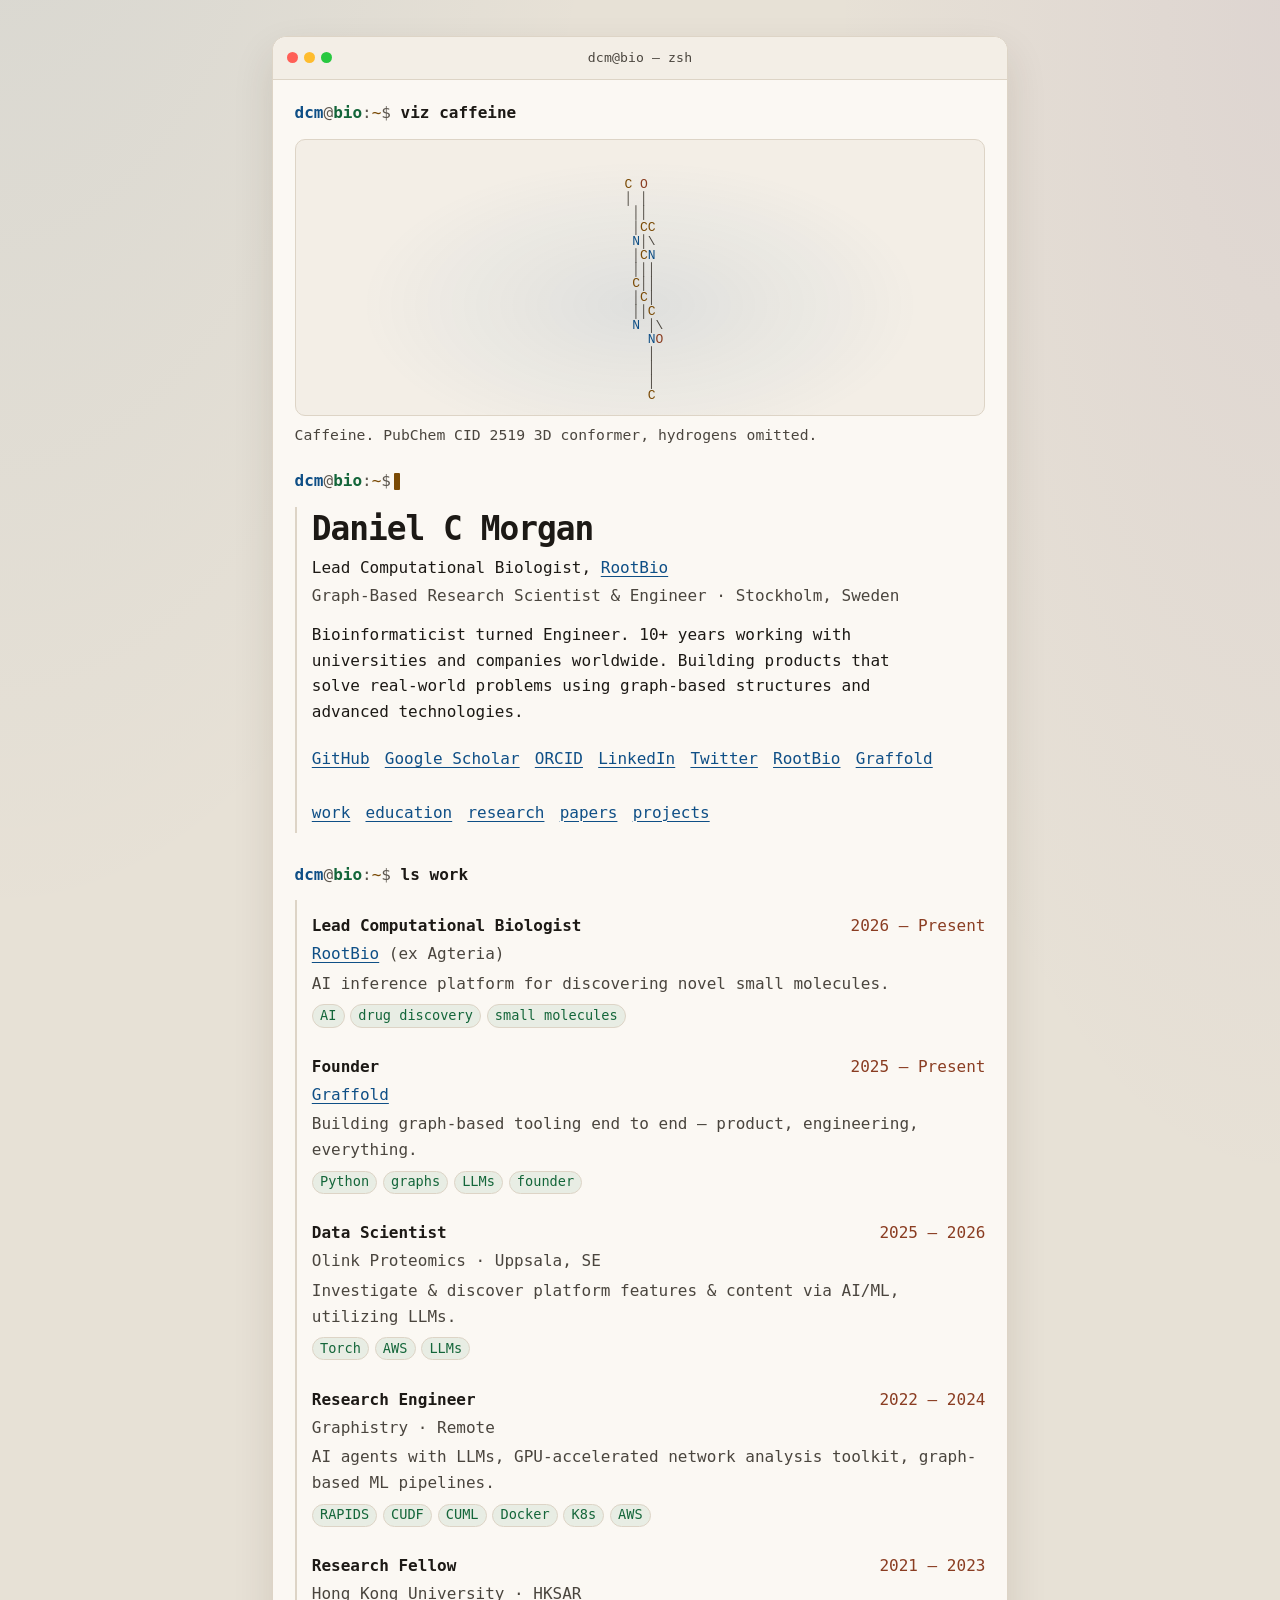
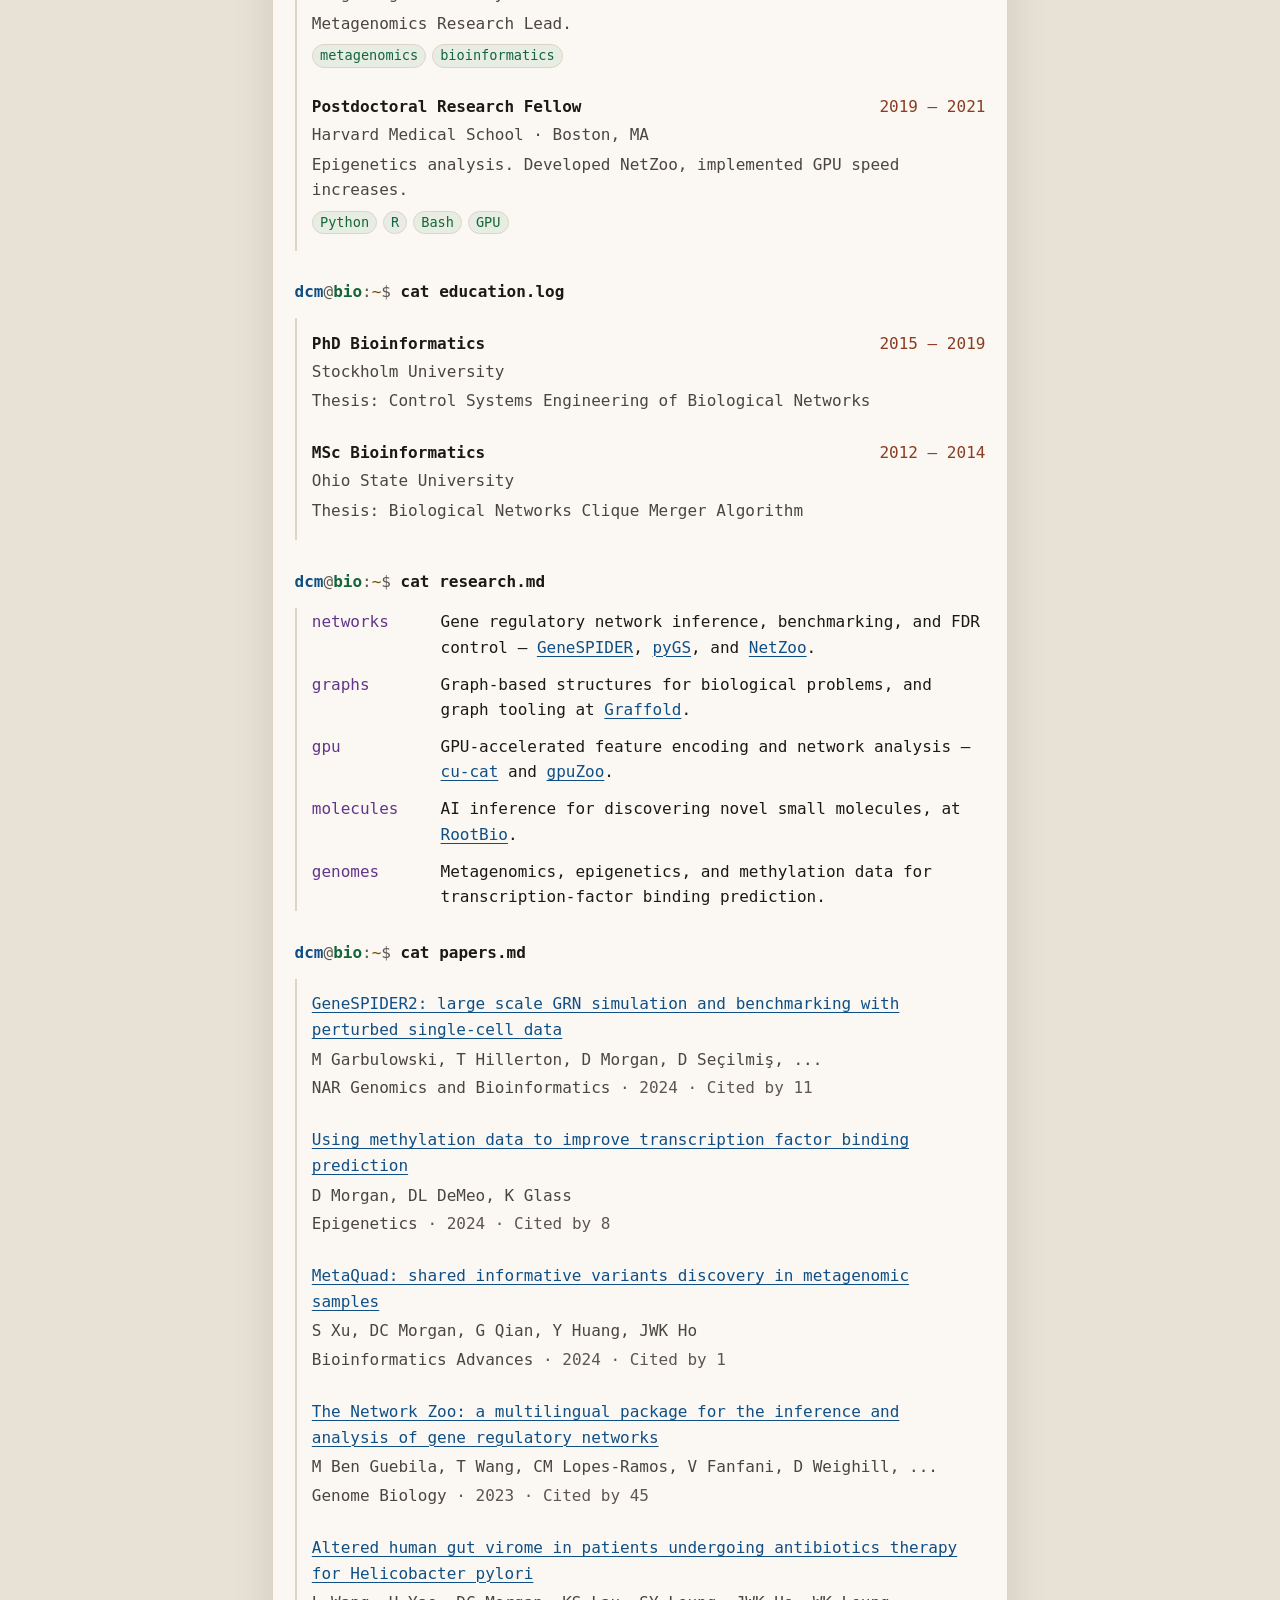
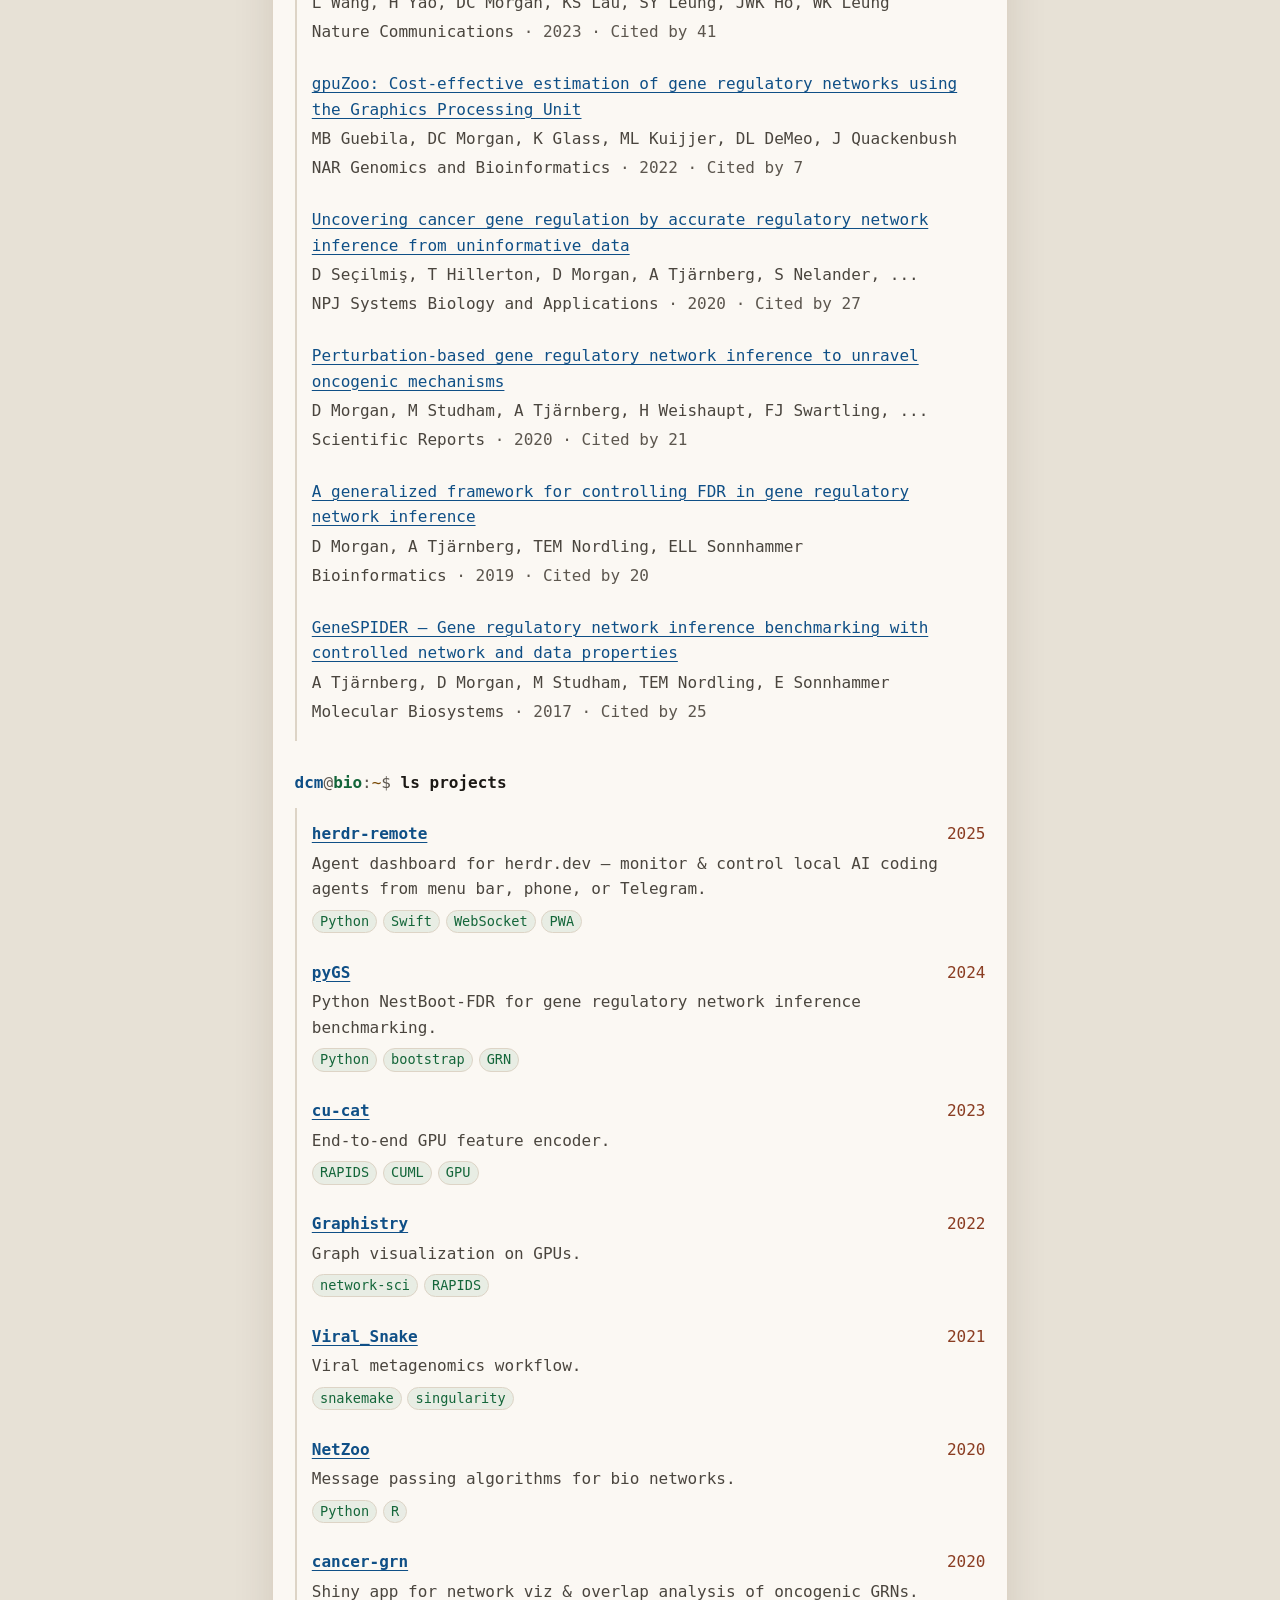
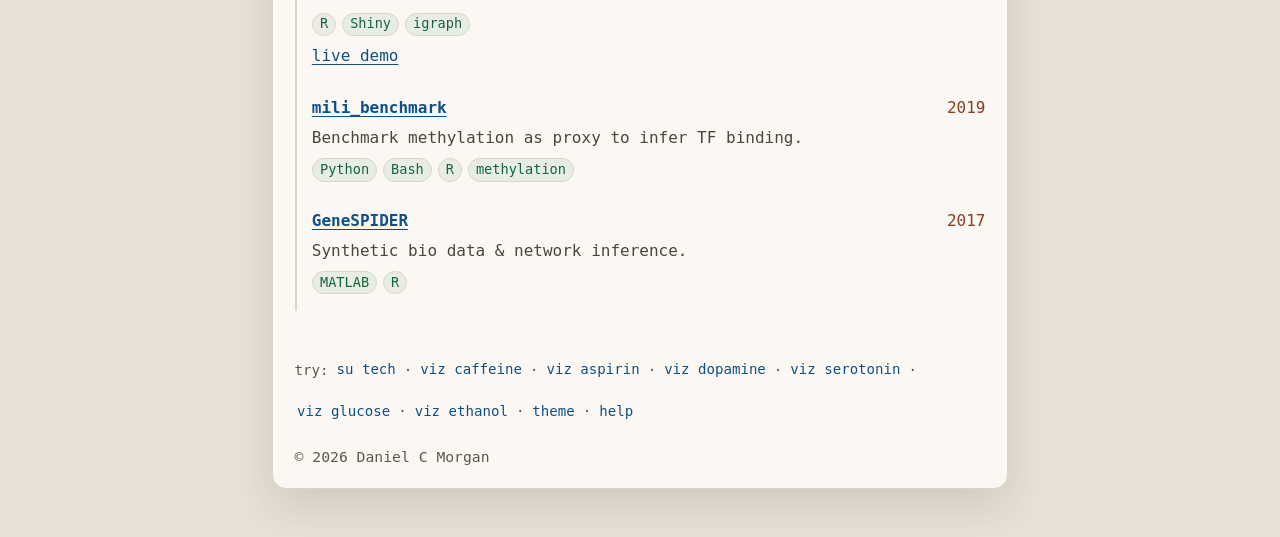
<file: index.html>
<!DOCTYPE html>
<html lang="en" class="no-js">
<head>
  <meta charset="UTF-8">
  <meta name="viewport" content="width=device-width, initial-scale=1">
  <title>Daniel C Morgan — Computational Biologist at Root Bio</title>
  <meta name="description" content="Daniel C Morgan is a computational biologist at Root Bio in Stockholm. Graph-based research scientist and engineer working on biological networks, GPU methods, and small-molecule discovery.">
  <meta name="author" content="Daniel C Morgan">
  <link rel="canonical" href="https://dcolinmorgan.github.io/">
  <meta name="theme-color" content="#0b0f14">

  <meta property="og:type" content="profile">
  <meta property="og:title" content="Daniel C Morgan — Computational Biologist at Root Bio">
  <meta property="og:description" content="Bioinformaticist turned engineer. Graph-based research scientist and engineer in Stockholm, at Root Bio.">
  <meta property="og:url" content="https://dcolinmorgan.github.io/">
  <meta property="og:site_name" content="Daniel C Morgan">
  <meta property="profile:first_name" content="Daniel">
  <meta property="profile:last_name" content="Morgan">

  <meta name="twitter:card" content="summary">
  <meta name="twitter:creator" content="@dcolinmorgan">
  <meta name="twitter:title" content="Daniel C Morgan — Computational Biologist at Root Bio">
  <meta name="twitter:description" content="Bioinformaticist turned engineer. Graph-based research scientist and engineer in Stockholm, at Root Bio.">

  <link rel="icon" href="data:image/svg+xml,%3Csvg xmlns='http://www.w3.org/2000/svg' viewBox='0 0 32 32'%3E%3Crect width='32' height='32' rx='7' fill='%23151b24'/%3E%3Ctext x='5' y='22' font-family='ui-monospace,monospace' font-size='15' fill='%239ecbff'%3E%24_%3C/text%3E%3C/svg%3E">

  <script type="application/ld+json">
  {
    "@context": "https://schema.org",
    "@type": "Person",
    "name": "Daniel C Morgan",
    "url": "https://dcolinmorgan.github.io/",
    "jobTitle": "Lead Computational Biologist",
    "description": "Bioinformaticist turned Engineer. 10+ years working with universities and companies worldwide. Building products that solve real-world problems using graph-based structures and advanced technologies.",
    "homeLocation": {
      "@type": "Place",
      "name": "Stockholm, Sweden"
    },
    "worksFor": {
      "@type": "Organization",
      "name": "RootBio",
      "url": "https://rootbio.ai"
    },
    "alumniOf": [
      { "@type": "CollegeOrUniversity", "name": "Stockholm University" },
      { "@type": "CollegeOrUniversity", "name": "Ohio State University" }
    ],
    "knowsAbout": [
      "Gene regulatory networks",
      "Graph-based biological networks",
      "GPU-accelerated data analysis",
      "Small-molecule discovery",
      "Metagenomics",
      "Epigenetics"
    ],
    "sameAs": [
      "https://github.com/dcolinmorgan",
      "https://scholar.google.com/citations?user=iznLQmYAAAAJ&hl=en",
      "https://orcid.org/0000-0001-8326-6178",
      "https://www.linkedin.com/in/dcolinmorgan",
      "https://x.com/dcolinmorgan",
      "https://graffold.com"
    ]
  }
  </script>

  <script>
    (function () {
      try {
        var saved = localStorage.getItem("dcm-persona");
        var hash = location.hash;
        if (hash === "#tech" || ((hash === "" || hash === "#") && saved === "tech")) {
          location.replace(new URL("tech.html#tech", location.href).href);
        } else if (hash === "#bio") {
          localStorage.setItem("dcm-persona", "bio");
        }
      } catch (e) {}
    })();
  </script>

  <script>
    (function () {
      try {
        document.documentElement.classList.remove("no-js");
        var t = localStorage.getItem("dcm-appearance");
        if (t === "light" || t === "dark") document.documentElement.setAttribute("data-theme", t);
      } catch (e) {}
    })();
  </script>

  <style>
    :root {
      --bg: #0b0f14;
      --window: #151b24;
      --chrome: #10161e;
      --text: #e8eef6;
      --muted: #b4c0cf;
      --faint: #93a3b5;
      --line: #2c3848;
      --blue: #9ecbff;
      --green: #9ee0b8;
      --amber: #f0c97a;
      --violet: #d4b6f8;
      --coral: #f3b59a;
      --hover: rgba(158, 203, 255, 0.08);
      --chip: rgba(158, 224, 184, 0.08);
      --select: #9ecbff;
      --select-text: #0b0f14;
      --shadow: 0 24px 60px rgba(0, 0, 0, 0.4);
      --glow: rgba(158, 203, 255, 0.16);
      --glow-2: rgba(212, 182, 248, 0.12);
      color-scheme: dark;
    }

    @media (prefers-color-scheme: light) {
      :root:not([data-theme="dark"]) {
        --bg: #e7e1d6;
        --window: #fbf8f3;
        --chrome: #f3eee6;
        --text: #1c1915;
        --muted: #4a453e;
        --faint: #5c564e;
        --line: #ddd4c6;
        --blue: #0f4f86;
        --green: #14663a;
        --amber: #7a4a05;
        --violet: #62358a;
        --coral: #8a3d22;
        --hover: rgba(15, 79, 134, 0.07);
        --chip: rgba(20, 102, 58, 0.08);
        --select: #0f4f86;
        --select-text: #fbf8f3;
        --shadow: 0 18px 40px rgba(60, 42, 20, 0.12);
        --glow: rgba(15, 79, 134, 0.09);
        --glow-2: rgba(98, 53, 138, 0.07);
        color-scheme: light;
      }
    }

    :root[data-theme="light"] {
      --bg: #e7e1d6;
      --window: #fbf8f3;
      --chrome: #f3eee6;
      --text: #1c1915;
      --muted: #4a453e;
      --faint: #5c564e;
      --line: #ddd4c6;
      --blue: #0f4f86;
      --green: #14663a;
      --amber: #7a4a05;
      --violet: #62358a;
      --coral: #8a3d22;
      --hover: rgba(15, 79, 134, 0.07);
      --chip: rgba(20, 102, 58, 0.08);
      --select: #0f4f86;
      --select-text: #fbf8f3;
      --shadow: 0 18px 40px rgba(60, 42, 20, 0.12);
      --glow: rgba(15, 79, 134, 0.09);
      --glow-2: rgba(98, 53, 138, 0.07);
      color-scheme: light;
    }

    :root[data-theme="dark"] {
      color-scheme: dark;
    }

    * { box-sizing: border-box; }

    html { scroll-behavior: auto; }

    @media (prefers-reduced-motion: no-preference) {
      html { scroll-behavior: smooth; }
    }

    body {
      margin: 0;
      min-height: 100vh;
      background:
        radial-gradient(ellipse 90% 50% at 0% -10%, var(--glow), transparent 55%),
        radial-gradient(ellipse 70% 45% at 100% 0%, var(--glow-2), transparent 50%),
        var(--bg);
      color: var(--text);
      font-family: "JetBrains Mono", "Cascadia Mono", "Cascadia Code", "SFMono-Regular", ui-monospace, "DejaVu Sans Mono", "Liberation Mono", Menlo, Consolas, monospace;
      font-size: 16px;
      line-height: 1.6;
      -webkit-font-smoothing: antialiased;
      text-rendering: optimizeLegibility;
    }

    ::selection {
      background: var(--select);
      color: var(--select-text);
    }

    .skip {
      position: absolute;
      left: 0.75rem;
      top: 0.75rem;
      padding: 0.45rem 0.7rem;
      background: var(--window);
      color: var(--text);
      border: 1px solid var(--blue);
      border-radius: 6px;
      z-index: 5;
      transform: translateY(-150%);
    }

    .skip:focus {
      transform: none;
    }

    a {
      color: var(--blue);
      text-decoration-thickness: 1px;
      text-underline-offset: 0.18em;
    }

    a:hover { text-decoration-thickness: 2px; }

    a:focus-visible,
    button:focus-visible {
      outline: 2px solid var(--blue);
      outline-offset: 3px;
      border-radius: 4px;
    }

    .sr-only {
      position: absolute;
      width: 1px;
      height: 1px;
      padding: 0;
      margin: -1px;
      overflow: hidden;
      clip: rect(0, 0, 0, 0);
      white-space: nowrap;
      border: 0;
    }

    .page {
      width: min(46rem, calc(100% - 1.5rem));
      margin: 0 auto;
      padding: 2.25rem 0 3rem;
    }

    .term {
      background: var(--window);
      border: 1px solid var(--line);
      border-radius: 14px;
      box-shadow: var(--shadow);
    }

    .chrome {
      display: grid;
      grid-template-columns: 1fr auto 1fr;
      align-items: center;
      gap: 0.75rem;
      padding: 0.65rem 0.85rem;
      background: var(--chrome);
      border-bottom: 1px solid var(--line);
      border-radius: 14px 14px 0 0;
    }

    .dots {
      display: flex;
      gap: 6px;
      justify-self: start;
    }

    .dots i {
      display: block;
      width: 11px;
      height: 11px;
      border-radius: 50%;
    }

    .dots i:nth-child(1) { background: #ff5f57; }
    .dots i:nth-child(2) { background: #febc2e; }
    .dots i:nth-child(3) { background: #28c840; }

    .chrome-title {
      margin: 0;
      text-align: center;
      color: var(--muted);
      font-size: 0.82rem;
      letter-spacing: 0.01em;
    }

    .theme-btn {
      font: inherit;
      font-size: 0.82rem;
      color: var(--text);
      background: transparent;
      border: 1px solid var(--line);
      border-radius: 7px;
      min-height: 2.25rem;
      padding: 0.25rem 0.65rem;
      cursor: pointer;
    }

    .no-js .theme-btn { display: none; }

    a.theme-btn {
      display: inline-flex;
      align-items: center;
      justify-content: center;
      text-decoration: none;
      white-space: nowrap;
    }

    .no-js a.theme-btn { display: inline-flex; }

    .theme-btn .when-light { display: none; }

    @media (prefers-color-scheme: light) {
      :root:not([data-theme="dark"]) .theme-btn .when-dark { display: none; }
      :root:not([data-theme="dark"]) .theme-btn .when-light { display: inline; }
    }

    :root[data-theme="light"] .theme-btn .when-dark { display: none; }
    :root[data-theme="light"] .theme-btn .when-light { display: inline; }
    :root[data-theme="dark"] .theme-btn .when-dark { display: inline; }
    :root[data-theme="dark"] .theme-btn .when-light { display: none; }

    .theme-btn:hover {
      border-color: var(--blue);
      color: var(--blue);
    }

    main {
      padding: 1.35rem 1.35rem 0.4rem;
    }

    .block { margin: 0 0 1.85rem; }

    .fold { margin: 0 0 1.35rem; }

    .viz-panel {
      border: 1px solid var(--line);
      border-radius: 10px;
      background:
        radial-gradient(ellipse 58% 75% at 50% 60%, var(--glow), transparent 70%),
        var(--chrome);
      overflow: auto;
      padding: 0.65rem 0.4rem 0.75rem;
    }

    .viz {
      margin: 0 auto;
      width: max-content;
      max-width: 100%;
      font-size: clamp(11px, 2vw, 13px);
      line-height: 1.08;
      color: var(--text);
    }

    .viz .a { color: var(--green); }
    .viz .b { color: var(--blue); }
    .viz .c { color: var(--amber); }
    .viz .d { color: var(--coral); }
    .viz .e { color: var(--violet); }
    .viz .f { color: var(--muted); }

    .fold figcaption {
      margin: 0.45rem 0 0;
      color: var(--muted);
      font-size: 0.92rem;
    }

    .whoami {
      margin: 0 0 0.85rem;
    }

    .whoami-line {
      display: flex;
      align-items: center;
      min-height: 1.6em;
    }

    .cmd-field {
      position: relative;
      flex: 1;
      min-width: 1.2em;
      min-height: 1.2em;
    }

    .cmd-ghost {
      white-space: pre;
      pointer-events: none;
    }

    .cmd-field input {
      position: absolute;
      inset: 0;
      width: 100%;
      margin: 0;
      padding: 0;
      border: 0;
      background: transparent;
      color: transparent;
      caret-color: transparent;
      font: inherit;
    }

    .cmd-field input:focus { outline: none; }

    .whoami-line:focus-within {
      outline: 2px solid var(--blue);
      outline-offset: 3px;
      border-radius: 4px;
    }

    .shell-log {
      max-height: 4.5rem;
      margin: 0 0 0.35rem;
      overflow-x: hidden;
      overflow-y: auto;
      overscroll-behavior: contain;
      white-space: pre-wrap;
      font-size: 0.92rem;
    }

    .shell-log:empty { display: none; margin: 0; }

    .shell-log p { margin: 0.12rem 0; }

    .prompt {
      margin: 0 0 0.85rem;
      font-size: 1rem;
      font-weight: 400;
      line-height: 1.5;
    }

    .user { color: var(--blue); font-weight: 600; }
    .host { color: var(--green); font-weight: 600; }
    .path { color: var(--amber); }
    .punct, .dollar { color: var(--faint); }
    .cmd { color: var(--text); font-weight: 600; }

    .typed {
      display: inline-block;
      overflow: hidden;
      white-space: nowrap;
      vertical-align: bottom;
      width: calc(var(--chars) * 1ch);
      animation: typing calc(var(--chars) * 70ms) steps(var(--chars), end) both;
    }

    @keyframes typing {
      from { width: 0; }
    }

    .caret {
      display: inline-block;
      width: 0.62ch;
      height: 1.05em;
      margin-left: 0.35ch;
      background: var(--amber);
      vertical-align: text-bottom;
      border-radius: 1px;
      animation: blink 1.15s steps(1, end) infinite;
    }

    @keyframes blink {
      0%, 62% { opacity: 1; }
      68%, 100% { opacity: 0; }
    }

    h2[id] { scroll-margin-top: 1.25rem; }

    h1 {
      margin: 0 0 0.3rem;
      font-size: clamp(1.55rem, 3.4vw, 2.05rem);
      font-weight: 600;
      letter-spacing: -0.03em;
      line-height: 1.25;
    }

    .role {
      margin: 0;
      color: var(--text);
    }

    .loc {
      margin: 0.15rem 0 0.85rem;
      color: var(--muted);
    }

    .bio {
      margin: 0;
      max-width: 62ch;
    }

    .links,
    .jumps {
      display: flex;
      flex-wrap: wrap;
      gap: 0.15rem 0.95rem;
      list-style: none;
      margin: 0.95rem 0 0;
      padding: 0;
    }

    .links a,
    .jumps a {
      display: inline-block;
      padding: 0.4rem 0;
    }

    .out {
      margin: 0;
      padding: 0.1rem 0 0.1rem 0.95rem;
      border-left: 2px solid var(--line);
    }

    .interests {
      list-style: none;
      margin: 0;
      padding: 0;
    }

    .interests li {
      display: grid;
      grid-template-columns: 7.2rem 1fr;
      gap: 0.35rem 0.85rem;
      margin: 0 0 0.7rem;
    }

    .interests li:last-child { margin-bottom: 0; }

    .key { color: var(--violet); }

    .projects,
    .papers,
    .jobs,
    .degrees {
      list-style: none;
      margin: 0;
      padding: 0;
    }

    .projects > li,
    .papers > li,
    .jobs > li,
    .degrees > li {
      padding: 0.7rem 0.7rem;
      margin: 0 -0.7rem 0.25rem;
      border-radius: 8px;
    }

    .projects > li:hover,
    .projects > li:focus-within,
    .papers > li:hover,
    .papers > li:focus-within,
    .jobs > li:hover,
    .jobs > li:focus-within,
    .degrees > li:hover,
    .degrees > li:focus-within {
      background: var(--hover);
    }

    .proj-head,
    .job-head {
      display: flex;
      justify-content: space-between;
      align-items: baseline;
      gap: 0.8rem;
    }

    .name,
    .job-title {
      font-weight: 600;
      color: var(--text);
    }

    .projects a.name { color: var(--blue); }

    .year,
    .when {
      color: var(--coral);
      font-variant-numeric: tabular-nums;
      white-space: nowrap;
    }

    .desc,
    .authors {
      margin: 0.25rem 0 0;
      color: var(--muted);
    }

    .meta {
      margin: 0.2rem 0 0;
      color: var(--faint);
    }

    .meta .journal { color: var(--muted); }

    .tags {
      display: flex;
      flex-wrap: wrap;
      gap: 0.35rem;
      list-style: none;
      margin: 0.5rem 0 0;
      padding: 0;
    }

    .tags li {
      margin: 0;
      padding: 0.05rem 0.45rem;
      color: var(--green);
      background: var(--chip);
      border: 1px solid var(--line);
      border-radius: 999px;
      font-size: 0.85rem;
      line-height: 1.45;
    }

    .more {
      margin: 0.45rem 0 0;
    }

    .org {
      margin: 0.15rem 0 0;
      color: var(--muted);
    }

    .session-end {
      padding: 0.2rem 1.35rem 1.2rem;
    }

    .copy {
      margin: 0.85rem 0 0;
      color: var(--faint);
      font-size: 0.92rem;
    }

    .try {
      display: flex;
      flex-wrap: wrap;
      align-items: center;
      gap: 0.1rem 0.35rem;
      margin: 0;
      color: var(--faint);
      font-size: 0.88rem;
      line-height: 1.5;
    }

    .try .sep { user-select: none; }

    .try button,
    .try a {
      font: inherit;
      font-size: inherit;
      color: var(--blue);
      background: none;
      border: 0;
      border-bottom: 1px solid transparent;
      padding: 0.55rem 0.15rem;
      cursor: pointer;
      text-decoration: none;
    }

    .try button:hover,
    .try a:hover { border-bottom-color: var(--blue); }

    .try button:focus-visible,
    .try a:focus-visible {
      outline: 2px solid var(--blue);
      outline-offset: 2px;
    }

    @media (max-width: 640px) {
      .page {
        width: min(46rem, calc(100% - 1rem));
        padding-top: 0.75rem;
      }

      main,
      .session-end {
        padding-left: 1rem;
        padding-right: 1rem;
      }

      .fold { margin-bottom: 0.7rem; }

      .viz-panel { padding: 0.3rem 0.2rem 0.4rem; }

      .viz {
        font-size: 8px;
        line-height: 1.05;
      }

      .fold figcaption {
        margin-top: 0.25rem;
        font-size: 0.78rem;
        line-height: 1.35;
      }

      .shell-log { max-height: 2.7rem; }

      .interests li { grid-template-columns: 1fr; gap: 0.1rem; }

      .proj-head { flex-wrap: wrap; }

      h1 { font-size: 1.5rem; }
    }

    @media (prefers-reduced-motion: reduce) {
      .typed {
        animation: none;
        width: auto;
      }

      .caret { animation: none; }

      html { scroll-behavior: auto; }
    }

    @media (forced-colors: active) {
      .term { border: 1px solid CanvasText; }
      .caret { background: CanvasText; }
      .dots { display: none; }
      .tags li { border: 1px solid CanvasText; }
    }

    @media print {
      body { background: #fff; color: #000; }
      .page { width: 100%; padding: 0; }
      .term { border: 0; box-shadow: none; background: #fff; }
      .chrome, .theme-btn, .caret, .jumps, .whoami { display: none; }
      a { color: #000; }
      .out { border-left-color: #ccc; }
    }
  </style>
</head>
<body>
  <a class="skip" href="#content">Skip to content</a>

  <div class="page">
    <div class="term">
      <div class="chrome">
        <span class="dots" aria-hidden="true"><i></i><i></i><i></i></span>
        <p class="chrome-title" id="chrome-title">dcm@bio — zsh</p>
        <span aria-hidden="true"></span>
      </div>

      <div id="bio-panel">
      <main id="content">
        <header class="block">
          <p class="prompt" id="structure">
            <span class="sr-only">Structure sketch. </span>
            <span class="user">dcm</span><span class="punct">@</span><span class="host">bio</span><span class="punct">:</span><span class="path">~</span><span class="dollar">$ </span><span class="cmd" id="viz-cmd">viz caffeine</span>
          </p>
          <figure class="fold">
            <div class="viz-panel">
              <pre class="viz" id="viz" aria-hidden="true">

                     <span class="d">O</span>
                     <span class="f">│</span>    <span class="c">C</span>
                    <span class="f">│</span>    <span class="f">/</span>
               <span class="c">C</span>    <span class="c">C</span>    <span class="f">/</span>
                <span class="f">\</span> <span class="f">//</span> <span class="f">\</span> <span class="f">/</span><span class="b">N</span>
                 <span class="b">N</span>    <span class="c">C</span> <span class="f">│</span>
                 <span class="f">│</span>    <span class="f">│</span> <span class="f">│</span>
                 <span class="f">│</span>    <span class="f">│</span>  <span class="f">│</span>
                <span class="f">│</span>    <span class="f">│</span>   <span class="c">C</span>
                <span class="c">C</span>    <span class="c">C</span>  <span class="f">/</span>
              <span class="d">O</span><span class="f">/</span> <span class="f">\</span> <span class="f">//</span> <span class="f">\</span><span class="b">N</span>
                  <span class="b">N</span>
                  <span class="f">│</span>
                 <span class="f">│</span>
                 <span class="c">C</span></pre>
            </div>
            <figcaption id="viz-caption">Caffeine. PubChem CID 2519 3D conformer, hydrogens omitted.</figcaption>
          </figure>
          <form class="whoami" id="shell" action="#bio">
            <div id="shell-log" class="shell-log" aria-live="polite"></div>
            <label class="whoami-line">
              <span class="user">dcm</span><span class="punct">@</span><span class="host">bio</span><span class="punct">:</span><span class="path">~</span><span class="dollar">$ </span>
              <span class="cmd-field">
                <span class="cmd-ghost" aria-hidden="true"><span id="cmd-mirror"></span><span class="caret"></span></span>
                <input id="command" name="command" autocomplete="off" autocapitalize="off" spellcheck="false" aria-label="Command">
              </span>
            </label>
            <noscript><p><a href="tech.html#tech">su tech</a></p></noscript>
          </form>
          <div class="out">
            <h1>Daniel C Morgan</h1>
            <p class="role">Lead Computational Biologist, <a href="https://rootbio.ai" target="_blank">RootBio</a></p>
            <p class="loc">Graph-Based Research Scientist &amp; Engineer · Stockholm, Sweden</p>
            <p class="bio">Bioinformaticist turned Engineer. 10+ years working with universities and companies worldwide. Building products that solve real-world problems using graph-based structures and advanced technologies.</p>
            <ul class="links">
              <li><a href="https://github.com/dcolinmorgan" rel="me noopener noreferrer" target="_blank">GitHub<span class="sr-only"> (opens in a new tab)</span></a></li>
              <li><a href="https://scholar.google.com/citations?user=iznLQmYAAAAJ&amp;hl=en" rel="me noopener noreferrer" target="_blank">Google Scholar<span class="sr-only"> (opens in a new tab)</span></a></li>
              <li><a href="https://orcid.org/0000-0001-8326-6178" rel="me noopener noreferrer" target="_blank">ORCID<span class="sr-only"> (opens in a new tab)</span></a></li>
              <li><a href="https://www.linkedin.com/in/dcolinmorgan" rel="me noopener noreferrer" target="_blank">LinkedIn<span class="sr-only"> (opens in a new tab)</span></a></li>
              <li><a href="https://x.com/dcolinmorgan" rel="me noopener noreferrer" target="_blank">Twitter<span class="sr-only"> (opens in a new tab)</span></a></li>
              <li><a href="https://rootbio.ai" rel="noopener noreferrer" target="_blank">RootBio<span class="sr-only"> (opens in a new tab)</span></a></li>
              <li><a href="https://graffold.com" rel="noopener noreferrer" target="_blank">Graffold<span class="sr-only"> (opens in a new tab)</span></a></li>
            </ul>
            <nav class="jumps" aria-label="On this page">
              <a href="#work">work</a>
              <a href="#education">education</a>
              <a href="#research">research</a>
              <a href="#papers">papers</a>
              <a href="#projects">projects</a>
            </nav>
          </div>
        </header>

        <section class="block" aria-labelledby="work">
          <h2 class="prompt" id="work">
            <span class="sr-only">Work. </span>
            <span class="user">dcm</span><span class="punct">@</span><span class="host">bio</span><span class="punct">:</span><span class="path">~</span><span class="dollar">$ </span><span class="cmd">ls work</span>
          </h2>
          <div class="out">
            <ul class="jobs">
              <li>
                <div class="job-head">
                  <span class="job-title">Lead Computational Biologist</span>
                  <span class="when">2026 – Present</span>
                </div>
                <p class="org"><a href="https://rootbio.ai" target="_blank">RootBio</a> (ex Agteria)</p>
                <p class="desc">AI inference platform for discovering novel small molecules.</p>
                <ul class="tags" aria-label="Topics for RootBio">
                  <li>AI</li><li>drug discovery</li><li>small molecules</li>
                </ul>
              </li>
              <li>
                <div class="job-head">
                  <span class="job-title">Founder</span>
                  <span class="when">2025 – Present</span>
                </div>
                <p class="org"><a href="https://graffold.com" target="_blank">Graffold</a></p>
                <p class="desc">Building graph-based tooling end to end — product, engineering, everything.</p>
                <ul class="tags" aria-label="Topics for Graffold">
                  <li>Python</li><li>graphs</li><li>LLMs</li><li>founder</li>
                </ul>
              </li>
              <li>
                <div class="job-head">
                  <span class="job-title">Data Scientist</span>
                  <span class="when">2025 – 2026</span>
                </div>
                <p class="org">Olink Proteomics · Uppsala, SE</p>
                <p class="desc">Investigate &amp; discover platform features &amp; content via AI/ML, utilizing LLMs.</p>
                <ul class="tags" aria-label="Topics for Olink">
                  <li>Torch</li><li>AWS</li><li>LLMs</li>
                </ul>
              </li>
              <li>
                <div class="job-head">
                  <span class="job-title">Research Engineer</span>
                  <span class="when">2022 – 2024</span>
                </div>
                <p class="org">Graphistry · Remote</p>
                <p class="desc">AI agents with LLMs, GPU-accelerated network analysis toolkit, graph-based ML pipelines.</p>
                <ul class="tags" aria-label="Topics for Graphistry">
                  <li>RAPIDS</li><li>CUDF</li><li>CUML</li><li>Docker</li><li>K8s</li><li>AWS</li>
                </ul>
              </li>
              <li>
                <div class="job-head">
                  <span class="job-title">Research Fellow</span>
                  <span class="when">2021 – 2023</span>
                </div>
                <p class="org">Hong Kong University · HKSAR</p>
                <p class="desc">Metagenomics Research Lead.</p>
                <ul class="tags" aria-label="Topics for Hong Kong University">
                  <li>metagenomics</li><li>bioinformatics</li>
                </ul>
              </li>
              <li>
                <div class="job-head">
                  <span class="job-title">Postdoctoral Research Fellow</span>
                  <span class="when">2019 – 2021</span>
                </div>
                <p class="org">Harvard Medical School · Boston, MA</p>
                <p class="desc">Epigenetics analysis. Developed NetZoo, implemented GPU speed increases.</p>
                <ul class="tags" aria-label="Topics for Harvard Medical School">
                  <li>Python</li><li>R</li><li>Bash</li><li>GPU</li>
                </ul>
              </li>
            </ul>
          </div>
        </section>

        <section class="block" aria-labelledby="education">
          <h2 class="prompt" id="education">
            <span class="sr-only">Education. </span>
            <span class="user">dcm</span><span class="punct">@</span><span class="host">bio</span><span class="punct">:</span><span class="path">~</span><span class="dollar">$ </span><span class="cmd">cat education.log</span>
          </h2>
          <div class="out">
            <ul class="degrees">
              <li>
                <div class="job-head">
                  <span class="job-title">PhD Bioinformatics</span>
                  <span class="when">2015 – 2019</span>
                </div>
                <p class="org">Stockholm University</p>
                <p class="desc">Thesis: Control Systems Engineering of Biological Networks</p>
              </li>
              <li>
                <div class="job-head">
                  <span class="job-title">MSc Bioinformatics</span>
                  <span class="when">2012 – 2014</span>
                </div>
                <p class="org">Ohio State University</p>
                <p class="desc">Thesis: Biological Networks Clique Merger Algorithm</p>
              </li>
            </ul>
          </div>
        </section>

        <section class="block" aria-labelledby="research">
          <h2 class="prompt" id="research">
            <span class="sr-only">Research. </span>
            <span class="user">dcm</span><span class="punct">@</span><span class="host">bio</span><span class="punct">:</span><span class="path">~</span><span class="dollar">$ </span><span class="cmd">cat research.md</span>
          </h2>
          <div class="out">
            <ul class="interests">
              <li>
                <span class="key">networks</span>
                <span>Gene regulatory network inference, benchmarking, and FDR control — <a href="https://sonnhammer-tutorials.bitbucket.io/genespider.html" target="_blank">GeneSPIDER</a>, <a href="https://github.com/dcolinmorgan/pyGS" target="_blank">pyGS</a>, and <a href="https://netzoo.github.io/" target="_blank">NetZoo</a>.</span>
              </li>
              <li>
                <span class="key">graphs</span>
                <span>Graph-based structures for biological problems, and graph tooling at <a href="https://graffold.com" target="_blank">Graffold</a>.</span>
              </li>
              <li>
                <span class="key">gpu</span>
                <span>GPU-accelerated feature encoding and network analysis — <a href="https://github.com/graphistry/cu-cat/" target="_blank">cu-cat</a> and <a href="https://doi.org/10.1093/nargab/lqac002" target="_blank">gpuZoo</a>.</span>
              </li>
              <li>
                <span class="key">molecules</span>
                <span>AI inference for discovering novel small molecules, at <a href="https://rootbio.ai" target="_blank">RootBio</a>.</span>
              </li>
              <li>
                <span class="key">genomes</span>
                <span>Metagenomics, epigenetics, and methylation data for transcription-factor binding prediction.</span>
              </li>
            </ul>
          </div>
        </section>

        <section class="block" aria-labelledby="papers">
          <h2 class="prompt" id="papers">
            <span class="sr-only">Papers. </span>
            <span class="user">dcm</span><span class="punct">@</span><span class="host">bio</span><span class="punct">:</span><span class="path">~</span><span class="dollar">$ </span><span class="cmd">cat papers.md</span>
          </h2>
          <div class="out">
            <ol class="papers">
              <li>
                <a href="https://doi.org/10.1093/nargab/lqae121" target="_blank">GeneSPIDER2: large scale GRN simulation and benchmarking with perturbed single-cell data<span class="sr-only"> (opens in a new tab)</span></a>
                <p class="authors">M Garbulowski, T Hillerton, D Morgan, D Seçilmiş, ...</p>
                <p class="meta"><span class="journal">NAR Genomics and Bioinformatics</span> · 2024 · Cited by 11</p>
              </li>
              <li>
                <a href="https://doi.org/10.1080/15592294.2024.2309826" target="_blank">Using methylation data to improve transcription factor binding prediction<span class="sr-only"> (opens in a new tab)</span></a>
                <p class="authors">D Morgan, DL DeMeo, K Glass</p>
                <p class="meta"><span class="journal">Epigenetics</span> · 2024 · Cited by 8</p>
              </li>
              <li>
                <a href="https://doi.org/10.1093/bioadv/vbae030" target="_blank">MetaQuad: shared informative variants discovery in metagenomic samples<span class="sr-only"> (opens in a new tab)</span></a>
                <p class="authors">S Xu, DC Morgan, G Qian, Y Huang, JWK Ho</p>
                <p class="meta"><span class="journal">Bioinformatics Advances</span> · 2024 · Cited by 1</p>
              </li>
              <li>
                <a href="https://doi.org/10.1186/s13059-023-02853-7" target="_blank">The Network Zoo: a multilingual package for the inference and analysis of gene regulatory networks<span class="sr-only"> (opens in a new tab)</span></a>
                <p class="authors">M Ben Guebila, T Wang, CM Lopes-Ramos, V Fanfani, D Weighill, ...</p>
                <p class="meta"><span class="journal">Genome Biology</span> · 2023 · Cited by 45</p>
              </li>
              <li>
                <a href="https://doi.org/10.1038/s41467-023-37975-y" target="_blank">Altered human gut virome in patients undergoing antibiotics therapy for Helicobacter pylori<span class="sr-only"> (opens in a new tab)</span></a>
                <p class="authors">L Wang, H Yao, DC Morgan, KS Lau, SY Leung, JWK Ho, WK Leung</p>
                <p class="meta"><span class="journal">Nature Communications</span> · 2023 · Cited by 41</p>
              </li>
              <li>
                <a href="https://doi.org/10.1093/nargab/lqac002" target="_blank">gpuZoo: Cost-effective estimation of gene regulatory networks using the Graphics Processing Unit<span class="sr-only"> (opens in a new tab)</span></a>
                <p class="authors">MB Guebila, DC Morgan, K Glass, ML Kuijjer, DL DeMeo, J Quackenbush</p>
                <p class="meta"><span class="journal">NAR Genomics and Bioinformatics</span> · 2022 · Cited by 7</p>
              </li>
              <li>
                <a href="https://doi.org/10.1038/s41540-020-00158-0" target="_blank">Uncovering cancer gene regulation by accurate regulatory network inference from uninformative data<span class="sr-only"> (opens in a new tab)</span></a>
                <p class="authors">D Seçilmiş, T Hillerton, D Morgan, A Tjärnberg, S Nelander, ...</p>
                <p class="meta"><span class="journal">NPJ Systems Biology and Applications</span> · 2020 · Cited by 27</p>
              </li>
              <li>
                <a href="https://doi.org/10.1038/s41598-020-70941-y" target="_blank">Perturbation-based gene regulatory network inference to unravel oncogenic mechanisms<span class="sr-only"> (opens in a new tab)</span></a>
                <p class="authors">D Morgan, M Studham, A Tjärnberg, H Weishaupt, FJ Swartling, ...</p>
                <p class="meta"><span class="journal">Scientific Reports</span> · 2020 · Cited by 21</p>
              </li>
              <li>
                <a href="https://doi.org/10.1093/bioinformatics/bty764" target="_blank">A generalized framework for controlling FDR in gene regulatory network inference<span class="sr-only"> (opens in a new tab)</span></a>
                <p class="authors">D Morgan, A Tjärnberg, TEM Nordling, ELL Sonnhammer</p>
                <p class="meta"><span class="journal">Bioinformatics</span> · 2019 · Cited by 20</p>
              </li>
              <li>
                <a href="https://doi.org/10.1039/C7MB00058H" target="_blank">GeneSPIDER — Gene regulatory network inference benchmarking with controlled network and data properties<span class="sr-only"> (opens in a new tab)</span></a>
                <p class="authors">A Tjärnberg, D Morgan, M Studham, TEM Nordling, E Sonnhammer</p>
                <p class="meta"><span class="journal">Molecular Biosystems</span> · 2017 · Cited by 25</p>
              </li>
            </ol>
          </div>
        </section>

        <section class="block" aria-labelledby="projects">
          <h2 class="prompt" id="projects">
            <span class="sr-only">Projects. </span>
            <span class="user">dcm</span><span class="punct">@</span><span class="host">bio</span><span class="punct">:</span><span class="path">~</span><span class="dollar">$ </span><span class="cmd">ls projects</span>
          </h2>
          <div class="out">
            <ul class="projects">
              <li>
                <div class="proj-head">
                  <a class="name" href="https://github.com/dcolinmorgan/herdr-remote">herdr-remote<span class="sr-only"> (opens in a new tab)</span></a>
                  <span class="year">2025</span>
                </div>
                <p class="desc">Agent dashboard for herdr.dev — monitor &amp; control local AI coding agents from menu bar, phone, or Telegram.</p>
                <ul class="tags" aria-label="Topics for herdr-remote">
                  <li>Python</li><li>Swift</li><li>WebSocket</li><li>PWA</li>
                </ul>
              </li>
              <li>
                <div class="proj-head">
                  <a class="name" href="https://github.com/dcolinmorgan/pyGS">pyGS<span class="sr-only"> (opens in a new tab)</span></a>
                  <span class="year">2024</span>
                </div>
                <p class="desc">Python NestBoot-FDR for gene regulatory network inference benchmarking.</p>
                <ul class="tags" aria-label="Topics for pyGS">
                  <li>Python</li><li>bootstrap</li><li>GRN</li>
                </ul>
              </li>
              <li>
                <div class="proj-head">
                  <a class="name" href="https://github.com/graphistry/cu-cat/">cu-cat<span class="sr-only"> (opens in a new tab)</span></a>
                  <span class="year">2023</span>
                </div>
                <p class="desc">End-to-end GPU feature encoder.</p>
                <ul class="tags" aria-label="Topics for cu-cat">
                  <li>RAPIDS</li><li>CUML</li><li>GPU</li>
                </ul>
              </li>
              <li>
                <div class="proj-head">
                  <a class="name" href="https://graphistry.com/">Graphistry<span class="sr-only"> (opens in a new tab)</span></a>
                  <span class="year">2022</span>
                </div>
                <p class="desc">Graph visualization on GPUs.</p>
                <ul class="tags" aria-label="Topics for Graphistry">
                  <li>network-sci</li><li>RAPIDS</li>
                </ul>
              </li>
              <li>
                <div class="proj-head">
                  <a class="name" href="https://github.com/dcolinmorgan/viral_snake">Viral_Snake<span class="sr-only"> (opens in a new tab)</span></a>
                  <span class="year">2021</span>
                </div>
                <p class="desc">Viral metagenomics workflow.</p>
                <ul class="tags" aria-label="Topics for Viral_Snake">
                  <li>snakemake</li><li>singularity</li>
                </ul>
              </li>
              <li>
                <div class="proj-head">
                  <a class="name" href="https://netzoo.github.io/">NetZoo<span class="sr-only"> (opens in a new tab)</span></a>
                  <span class="year">2020</span>
                </div>
                <p class="desc">Message passing algorithms for bio networks.</p>
                <ul class="tags" aria-label="Topics for NetZoo">
                  <li>Python</li><li>R</li>
                </ul>
              </li>
              <li>
                <div class="proj-head">
                  <a class="name" href="https://github.com/dcolinmorgan/cancer-grn">cancer-grn<span class="sr-only"> (opens in a new tab)</span></a>
                  <span class="year">2020</span>
                </div>
                <p class="desc">Shiny app for network viz &amp; overlap analysis of oncogenic GRNs.</p>
                <ul class="tags" aria-label="Topics for cancer-grn">
                  <li>R</li><li>Shiny</li><li>igraph</li>
                </ul>
                <p class="more"><a href="https://dcolin.shinyapps.io/cancergrn/" target="_blank">live demo<span class="sr-only"> (opens in a new tab)</span></a></p>
              </li>
              <li>
                <div class="proj-head">
                  <a class="name" href="https://github.com/dcolinmorgan/mili_benchmark">mili_benchmark<span class="sr-only"> (opens in a new tab)</span></a>
                  <span class="year">2019</span>
                </div>
                <p class="desc">Benchmark methylation as proxy to infer TF binding.</p>
                <ul class="tags" aria-label="Topics for mili_benchmark">
                  <li>Python</li><li>Bash</li><li>R</li><li>methylation</li>
                </ul>
              </li>
              <li>
                <div class="proj-head">
                  <a class="name" href="https://sonnhammer-tutorials.bitbucket.io/genespider.html">GeneSPIDER<span class="sr-only"> (opens in a new tab)</span></a>
                  <span class="year">2017</span>
                </div>
                <p class="desc">Synthetic bio data &amp; network inference.</p>
                <ul class="tags" aria-label="Topics for GeneSPIDER">
                  <li>MATLAB</li><li>R</li>
                </ul>
              </li>
            </ul>
          </div>
        </section>

        
      </main>
      </div>

      <footer class="session-end">
        <p class="try">try:
          <a href="tech.html#tech" data-cmd="su tech">su tech</a><span class="sep" aria-hidden="true">·</span>
          <button type="button" data-cmd="viz caffeine">viz caffeine</button><span class="sep" aria-hidden="true">·</span>
          <button type="button" data-cmd="viz aspirin">viz aspirin</button><span class="sep" aria-hidden="true">·</span>
          <button type="button" data-cmd="viz dopamine">viz dopamine</button><span class="sep" aria-hidden="true">·</span>
          <button type="button" data-cmd="viz serotonin">viz serotonin</button><span class="sep" aria-hidden="true">·</span>
          <button type="button" data-cmd="viz glucose">viz glucose</button><span class="sep" aria-hidden="true">·</span>
          <button type="button" data-cmd="viz ethanol">viz ethanol</button><span class="sep" aria-hidden="true">·</span>
          <button type="button" data-cmd="theme">theme</button><span class="sep" aria-hidden="true">·</span>
          <button type="button" data-cmd="help">help</button>
        </p>
        <p class="copy">© 2026 Daniel C Morgan</p>
      </footer>
    </div>
  </div>

  <script>
    (function () {
      var root = document.documentElement;
      var meta = document.querySelector('meta[name="theme-color"]');

      function systemTheme() {
        return window.matchMedia("(prefers-color-scheme: light)").matches ? "light" : "dark";
      }

      function theme() {
        var set = root.getAttribute("data-theme");
        return set === "light" || set === "dark" ? set : systemTheme();
      }

      function paint() {
        var current = theme();
        if (meta) meta.setAttribute("content", current === "light" ? "#e7e1d6" : "#0b0f14");
      }

      window.dcmToggleTheme = function () {
        var next = theme() === "light" ? "dark" : "light";
        root.setAttribute("data-theme", next);
        try { localStorage.setItem("dcm-appearance", next); } catch (e) {}
        paint();
        return "theme → " + next;
      };

      paint();
    })();
  </script>
  <script>
(function () {
  var savedPersona = null;
  try { savedPersona = localStorage.getItem("dcm-persona"); } catch (e) {}
  if (location.hash === "#tech" || ((location.hash === "" || location.hash === "#") && savedPersona === "tech")) {
    location.replace(new URL("tech.html#tech", location.href).href);
    return;
  }
  if (location.hash === "#bio") {
    try { localStorage.setItem("dcm-persona", "bio"); } catch (e) {}
  }

  var vizEl = document.getElementById("viz");
  var caption = document.getElementById("viz-caption");
  var vizCmd = document.getElementById("viz-cmd");
  var form = document.getElementById("shell");
  var input = document.getElementById("command");
  var log = document.getElementById("shell-log");
  var motion = window.matchMedia("(prefers-reduced-motion: reduce)");
  var vizName = "caffeine";
  var phase = 0.8;
  var timer = 0;
  var history = [];
  var histIdx = -1;
  var vizPaused = false;

  // PubChem 3D conformers, coordinates in angstroms, rounded to 0.01.
  // Hydrogens omitted except for ethanol. CIDs are PubChem compound IDs.
  var MOLS = {
    caffeine: {cid:2519, caption:"Caffeine. PubChem CID 2519 3D conformer, hydrogens omitted.", atoms:[["O",0.47,2.57,0.00],["O",-3.13,-0.44,-0.00],["N",-0.97,-1.31,0.00],["N",2.22,0.14,-0.00],["N",-1.35,1.08,-0.00],["N",1.41,-1.94,0.00],["C",0.86,0.26,-0.00],["C",0.39,-1.03,-0.00],["C",0.03,1.42,-0.00],["C",-1.91,-0.25,-0.00],["C",2.50,-1.20,0.00],["C",-1.43,-2.70,0.00],["C",3.19,1.21,0.00],["C",-2.30,2.19,0.00]], bonds:[[0,8],[1,9],[2,7],[2,9],[2,11],[3,6],[3,10],[3,12],[4,8],[4,9],[4,13],[5,7],[5,10],[6,7],[6,8]]},
    aspirin: {cid:2244, caption:"Aspirin. PubChem CID 2244 3D conformer, hydrogens omitted.", atoms:[["O",1.23,0.55,0.78],["O",-0.70,-2.71,-0.75],["O",0.80,-2.18,0.87],["O",1.78,0.81,-1.48],["C",-0.09,0.61,0.44],["C",-0.79,-0.55,0.12],["C",-0.73,1.85,0.41],["C",-2.14,-0.47,-0.22],["C",-2.08,1.92,0.07],["C",-2.79,0.76,-0.25],["C",-0.14,-1.85,0.15],["C",2.11,0.67,-0.31],["C",3.53,0.60,0.16]], bonds:[[0,4],[0,11],[1,10],[2,10],[3,11],[4,5],[4,6],[5,7],[5,10],[6,8],[7,9],[8,9],[11,12]]},
    serotonin: {cid:5202, caption:"Serotonin. PubChem CID 5202 3D conformer, hydrogens omitted.", atoms:[["O",2.74,2.46,0.10],["N",0.11,-2.35,-0.11],["N",-4.24,1.57,-0.29],["C",-1.19,-0.60,0.34],["C",0.15,-0.14,0.18],["C",-2.37,0.22,0.64],["C",0.94,-1.25,-0.10],["C",-1.18,-1.97,0.15],["C",-3.09,0.74,-0.62],["C",0.76,1.13,0.25],["C",2.32,-1.16,-0.32],["C",2.14,1.24,0.03],["C",2.91,0.11,-0.25]], bonds:[[0,11],[1,6],[1,7],[2,8],[3,4],[3,5],[3,7],[4,6],[4,9],[5,8],[6,10],[9,11],[10,12],[11,12]]},
    dopamine: {cid:681, caption:"Dopamine. PubChem CID 681 3D conformer, hydrogens omitted.", atoms:[["O",-2.24,1.96,0.05],["O",-3.36,-0.56,0.39],["N",4.41,0.26,0.34],["C",2.16,-0.02,-0.66],["C",0.70,-0.16,-0.39],["C",2.99,0.10,0.63],["C",-0.10,0.98,-0.29],["C",0.14,-1.43,-0.22],["C",-1.46,0.85,-0.03],["C",-1.22,-1.56,0.04],["C",-2.02,-0.42,0.13]], bonds:[[0,8],[1,10],[2,5],[3,4],[3,5],[4,6],[4,7],[6,8],[7,9],[8,10],[9,10]]},
    glucose: {cid:5793, caption:"D-glucose. PubChem CID 5793 3D conformer, hydrogens omitted.", atoms:[["O",-0.67,1.16,0.26],["O",-0.89,-2.45,-0.34],["O",1.86,-2.07,0.47],["O",2.86,0.54,-0.46],["O",1.12,2.66,0.26],["O",-3.37,0.97,-0.19],["C",-0.37,-1.25,0.23],["C",1.09,-1.07,-0.19],["C",-1.22,-0.06,-0.24],["C",1.61,0.32,0.18],["C",0.64,1.41,-0.25],["C",-2.65,-0.16,0.27]], bonds:[[0,8],[0,10],[1,6],[2,7],[3,9],[4,10],[5,11],[6,7],[6,8],[7,9],[8,11],[9,10]]},
    ethanol: {cid:702, caption:"Ethanol. PubChem CID 702 3D conformer, including hydrogens.", atoms:[["O",-1.17,0.30,0.00],["C",-0.05,-0.57,0.00],["C",1.22,0.27,0.00],["H",-0.10,-1.21,0.88],["H",-0.10,-1.19,-0.89],["H",2.10,-0.37,-0.02],["H",1.24,0.93,-0.87],["H",1.26,0.91,0.89],["H",-1.13,0.84,0.81]], bonds:[[0,1],[0,8],[1,2],[1,3],[1,4],[2,5],[2,6],[2,7]]}
  };
  var MOL_ORDER = ["caffeine", "aspirin", "dopamine", "serotonin", "glucose", "ethanol"];

  function blank(h, w) {
    var g = [];
    for (var y = 0; y < h; y++) {
      var row = [];
      for (var x = 0; x < w; x++) row.push({ ch: " ", cls: "" });
      g.push(row);
    }
    return g;
  }

  function put(g, y, x, ch, cls) {
    if (y < 0 || x < 0 || y >= g.length || x >= g[0].length) return;
    var strong = "ONCH".indexOf(ch) !== -1;
    if (!strong && g[y][x].ch !== " ") return;
    g[y][x] = { ch: ch, cls: cls };
  }

  function lineChar(dx, dy) {
    var ax = Math.abs(dx), ay = Math.abs(dy);
    if (ax === 0 && ay === 0) return "·";
    if (ay > ax * 2) return "│";
    if (ax > ay * 2) return "─";
    return dx * dy > 0 ? "\\" : "/";
  }

  function stroke(g, x0, y0, x1, y1, cls) {
    var dx = Math.abs(x1 - x0), dy = Math.abs(y1 - y0);
    var sx = x0 < x1 ? 1 : -1, sy = y0 < y1 ? 1 : -1;
    var err = dx - dy, x = x0, y = y0;
    while (true) {
      if (!(x === x0 && y === y0) && !(x === x1 && y === y1)) put(g, y, x, lineChar(x1 - x0, y1 - y0), cls);
      if (x === x1 && y === y1) break;
      var e2 = 2 * err;
      if (e2 > -dy) { err -= dy; x += sx; }
      if (e2 < dx) { err += dx; y += sy; }
    }
  }

  var EL = { C: "c", N: "b", O: "d", H: "f", P: "e", S: "a" };

  function molecule(name, angle) {
    var mol = MOLS[name];
    var H = 18, W = 40, g = blank(H, W);
    var c = Math.cos(angle), s = Math.sin(angle);
    var tilt = 0.4, ct = Math.cos(tilt), st = Math.sin(tilt);
    var proj = mol.atoms.map(function (p) {
      var xr = p[1] * c + p[3] * s;
      var zr = -p[1] * s + p[3] * c;
      return { el: p[0], x: xr, y: p[2] * ct - zr * st, z: p[2] * st + zr * ct };
    });
    var minX = 99, maxX = -99, minY = 99, maxY = -99;
    proj.forEach(function (p) {
      minX = Math.min(minX, p.x); maxX = Math.max(maxX, p.x);
      minY = Math.min(minY, p.y); maxY = Math.max(maxY, p.y);
    });
    var sc = Math.min((W - 4) / (maxX - minX || 1), (H - 3) / (maxY - minY || 1));
    var ox = (W - (maxX - minX) * sc) / 2;
    var oy = (H - (maxY - minY) * sc) / 2;
    var pix = proj.map(function (p) {
      return {
        el: p.el,
        x: Math.round(ox + (p.x - minX) * sc),
        y: Math.round(oy + (maxY - p.y) * sc),
        z: p.z,
        cls: EL[p.el] || "f"
      };
    });
    mol.bonds.slice().sort(function (a, b) {
      return (pix[a[0]].z + pix[a[1]].z) - (pix[b[0]].z + pix[b[1]].z);
    }).forEach(function (b) {
      stroke(g, pix[b[0]].x, pix[b[0]].y, pix[b[1]].x, pix[b[1]].y, "f");
    });
    pix.slice().sort(function (a, b) { return a.z - b.z; }).forEach(function (p) {
      put(g, p.y, p.x, p.el, p.cls);
    });
    return g;
  }

  function gridHTML(g) {
    var html = "";
    for (var y = 0; y < g.length; y++) {
      var cls = null, buf = "";
      var flush = function () {
        if (!buf) return;
        html += cls ? '<span class="' + cls + '">' + buf + "</span>" : buf;
        buf = "";
      };
      for (var x = 0; x < g[y].length; x++) {
        var k = g[y][x].cls || "";
        if (k !== cls) { flush(); cls = k; }
        buf += g[y][x].ch;
      }
      flush();
      if (y < g.length - 1) html += "\n";
    }
    return html;
  }

  function drawViz() {
    if (!vizEl || !MOLS[vizName]) return;
    vizEl.innerHTML = gridHTML(molecule(vizName, phase));
  }

  function stopViz() {
    if (timer) clearInterval(timer);
    timer = 0;
  }

  function startViz() {
    stopViz();
    if (motion.matches || document.hidden || vizPaused) return;
    timer = setInterval(function () {
      phase += 0.12;
      drawViz();
    }, 140);
  }

  if (vizEl && typeof IntersectionObserver === "function") {
    var observer = new IntersectionObserver(function (entries) {
      vizPaused = !entries[0].isIntersecting;
      if (vizPaused) stopViz();
      else startViz();
    });
    observer.observe(vizEl);
  }

  function setViz(name) {
    if (!MOLS[name]) return "viz: " + MOL_ORDER.join(" | ");
    vizName = name;
    phase = 0.8;
    if (vizCmd) vizCmd.textContent = "viz " + name;
    if (caption) caption.textContent = MOLS[name].caption;
    drawViz();
    startViz();
    return "viz " + name;
  }

  function goPersona(next) {
    try { localStorage.setItem("dcm-persona", next); } catch (e) {}
    var url = new URL(next === "tech" ? "tech.html" : "index.html", location.href);
    url.hash = next;
    location.assign(url.href);
  }

  function say(text) {
    if (!log) return;
    var p = document.createElement("p");
    p.textContent = text;
    log.appendChild(p);
    while (log.children.length > 4) log.removeChild(log.firstChild);
    log.scrollTop = log.scrollHeight;
  }

  var vimMode = false;

  function helpText() {
    return [
      "su bio, su tech                 open that page",
      "cd ~bio, cd ~tech               same",
      "whoami --bio, whoami --tech     same",
      "viz " + MOL_ORDER.join(" | "),
      "viz                             list molecules",
      "theme                           light or dark",
      "help"
    ].join("\n");
  }

  function helpAll() {
    return helpText() + "\n\n# unlisted\nsudo\nls -a\ncowsay\ncoffee\nvim\n:q\nexit\nrm -rf /\npdb <id>";
  }

  function cowsay(msg) {
    var text = msg || "graphs, not grass";
    var bar = "";
    for (var i = 0; i < text.length + 2; i++) bar += "-";
    return " " + bar + "\n< " + text + " >\n " + bar + "\n        \\   ^__^\n         \\  (oo)\\_______\n            (__)\\       )\\/\\\n                ||----w |\n                ||     ||";
  }

  function exec(raw) {
    var line = raw.trim();
    if (!line) return null;
    var bits = line.split(/\s+/);
    var cmd = bits[0].toLowerCase();
    var rest = bits.slice(1).join(" ").toLowerCase();
    if (cmd === "help" && rest === "--all") return helpAll();
    if (cmd === "help") return helpText();
    if (cmd === "clear") { if (log) log.textContent = ""; return null; }
    if (cmd === "theme") return window.dcmToggleTheme ? window.dcmToggleTheme() : "theme: unavailable";
    if (cmd === "sudo") return "dcm is not in the sudoers file. This incident will be reported.";
    if (cmd === "ls" && (rest === "-a" || rest === "-al" || rest === "-la")) {
      return ".  ..  .coffee  .cowsay  .sudoers  .vimrc  .pdb\nprojects/  research.md  papers.md  work/  education.log";
    }
    if (cmd === "ls") return "projects/  research.md  papers.md  work/  education.log";
    if (cmd === "cowsay") return cowsay(rest);
    if (cmd === "coffee") { setViz("caffeine"); return "brewing caffeine"; }
    if (cmd === "vim") { vimMode = true; return "-- INSERT --\nE486: you are already in a browser.\nType :q to quit."; }
    if (line === ":q" || line === ":q!") {
      if (!vimMode) return "E21: you are not in vim.";
      vimMode = false;
      return "";
    }
    if (cmd === "exit" || cmd === "logout") return "logout\nconnection closed by remote host.\n(the tab is still open.)";
    if (cmd === "rm" && rest.replace(/\s+/g, " ") === "-rf /") return "rm: refusing to remove '/' . biological roots stay at RootBio.";
    if (cmd === "pdb") {
      if (!rest) return "pdb: missing id. this is a shell, not the Python debugger.";
      if (MOLS[rest]) { setViz(rest); return "pdb " + rest + ": breakpoint set on a molecule, not a stack frame. (c)ontinue"; }
      return "pdb " + rest + ": no such target. try pdb caffeine";
    }
    if (cmd === "su" && (rest === "bio" || rest === "tech")) {
      goPersona(rest);
      return null;
    }
    if (cmd === "cd" && (rest === "~bio" || rest === "~tech" || rest === "~/bio" || rest === "~/tech")) {
      goPersona(rest.replace("~/", "").replace("~", ""));
      return null;
    }
    if (cmd === "whoami" && (rest === "--bio" || rest === "--tech")) {
      goPersona(rest.slice(2));
      return null;
    }
    if (cmd === "whoami" && !rest) return "dcm@bio";
    if (cmd === "viz") return setViz(rest);
    return "command not found: " + bits[0] + " — type help";
  }

  function syncCaret() {
    var mirror = document.getElementById("cmd-mirror");
    if (!mirror || !input) return;
    mirror.textContent = input.value.replace(/ /g, "\u00a0");
  }

  if (form && input) {
    form.addEventListener("submit", function (e) {
      e.preventDefault();
      var value = input.value;
      if (!value.trim()) return;
      say("dcm@bio:~$ " + value);
      history.unshift(value);
      histIdx = -1;
      var result = exec(value);
      if (result) say(result);
      input.value = "";
      syncCaret();
    });
    input.addEventListener("input", syncCaret);
    input.addEventListener("keydown", function (e) {
      if (e.key === "ArrowUp") {
        e.preventDefault();
        if (histIdx < history.length - 1) { histIdx++; input.value = history[histIdx]; }
      } else if (e.key === "ArrowDown") {
        e.preventDefault();
        if (histIdx > 0) { histIdx--; input.value = history[histIdx]; }
        else { histIdx = -1; input.value = ""; }
      }
      syncCaret();
    });
  }

  function runCommand(value) {
    if (!value || !value.trim()) return;
    say("dcm@bio:~$ " + value);
    history.unshift(value);
    histIdx = -1;
    var result = exec(value);
    if (result) say(result);
    if (input) { input.value = ""; syncCaret(); }
  }

  function reveal(el) {
    if (!el || typeof el.scrollIntoView !== "function") return;
    el.scrollIntoView({ behavior: motion.matches ? "auto" : "smooth", block: "nearest" });
  }

  document.querySelectorAll("[data-cmd]").forEach(function (el) {
    el.addEventListener("click", function (e) {
      if (el.tagName === "A") e.preventDefault();
      var value = el.getAttribute("data-cmd") || "";
      runCommand(value);
      var kind = value.trim().toLowerCase();
      if (kind.indexOf("viz ") === 0) reveal(document.querySelector(".fold"));
      else if (kind.indexOf("su ") !== 0) reveal(form);
    });
  });

  window.addEventListener("hashchange", function () {
    if (location.hash === "#tech") goPersona("tech");
    else if (location.hash === "#bio") {
      try { localStorage.setItem("dcm-persona", "bio"); } catch (e) {}
    }
  });
  document.addEventListener("visibilitychange", function () {
    if (document.hidden) stopViz();
    else startViz();
  });
  if (motion.addEventListener) motion.addEventListener("change", function () {
    drawViz();
    startViz();
  });

  drawViz();
  if (caption && MOLS.caffeine) caption.textContent = MOLS.caffeine.caption;
  syncCaret();
  startViz();
})();
</script>
</body>
</file>
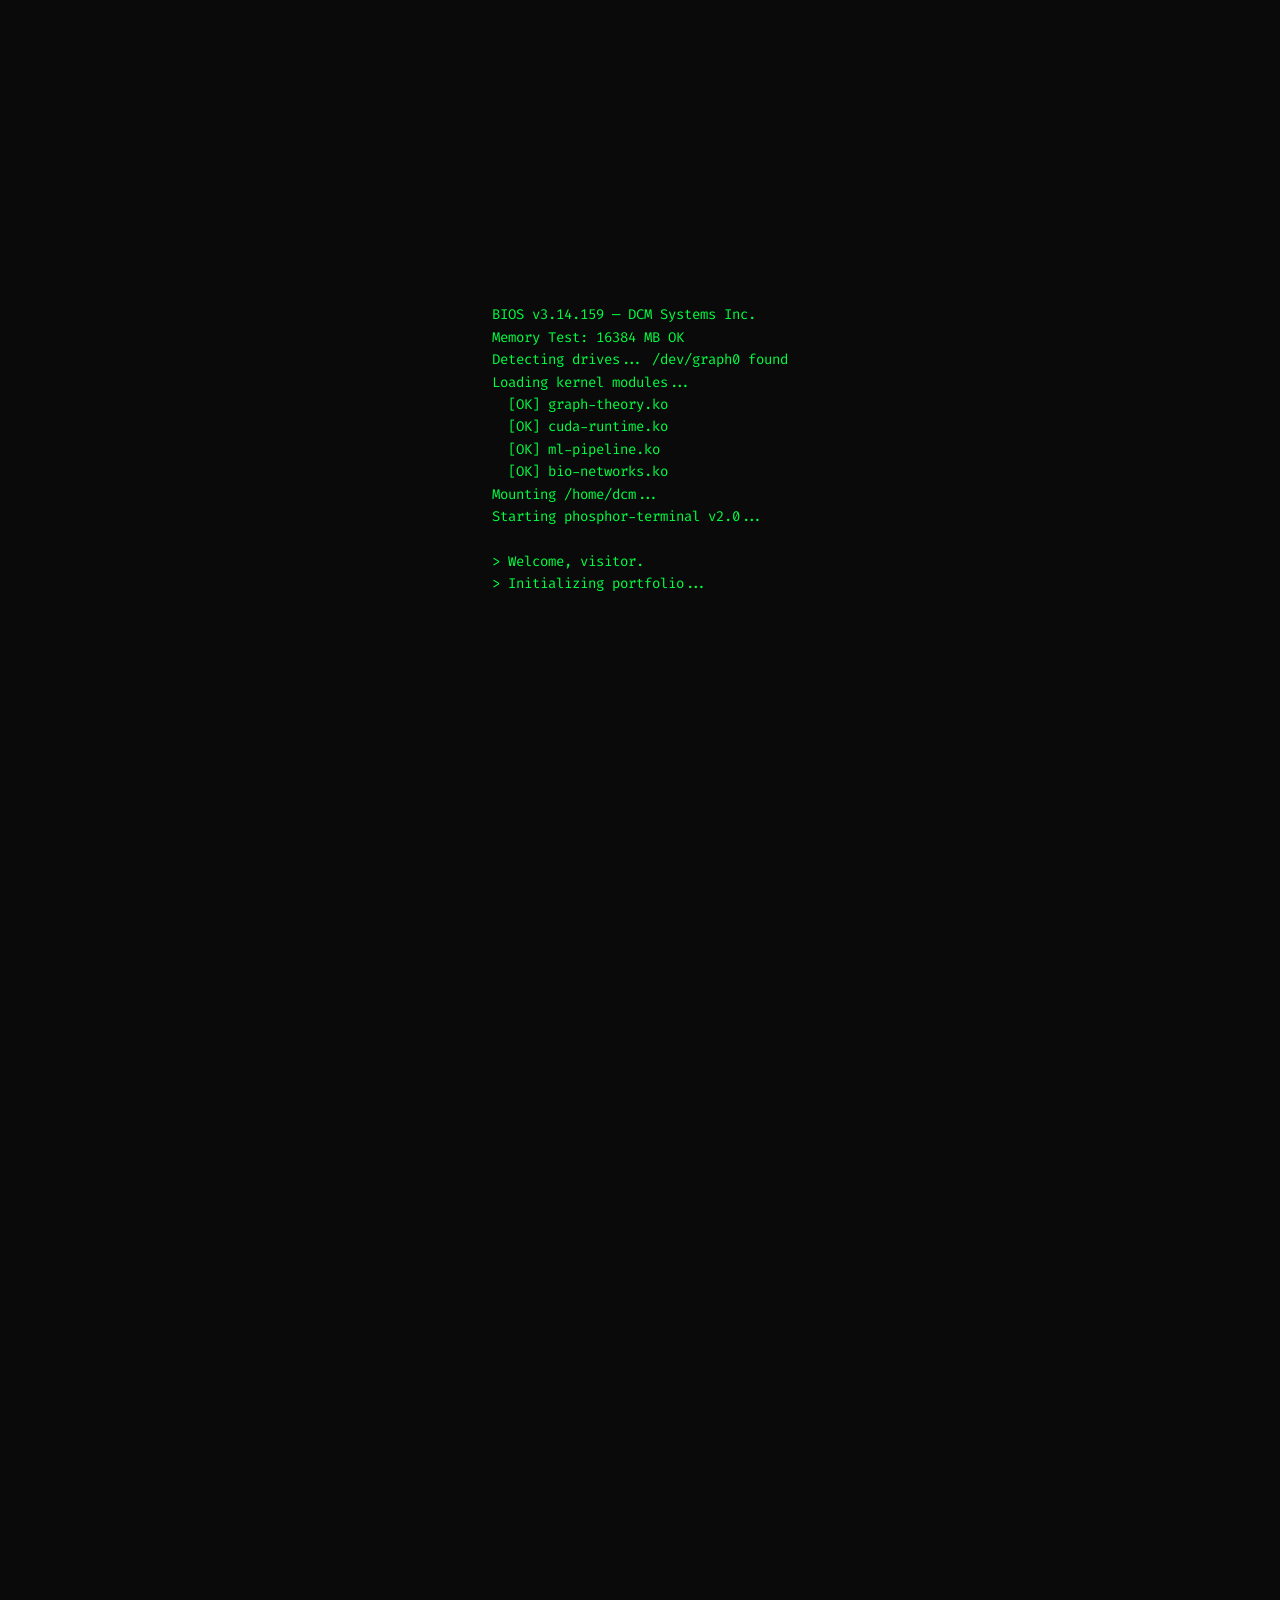
<file: tech.html>
<!DOCTYPE html>
<html lang="en">
<head>
    <script>
      (function () {
        try {
          var hash = location.hash;
          var saved = localStorage.getItem("dcm-persona");
          if (hash === "#bio" || ((hash === "" || hash === "#") && saved === "bio")) {
            location.replace(new URL("index.html#bio", location.href).href);
            return;
          }
          localStorage.setItem("dcm-persona", "tech");
        } catch (e) {}
      })();
    </script>
    <meta charset="UTF-8">
    <meta name="viewport" content="width=device-width, initial-scale=1.0">
    <title>dcm@world:~$ whoami</title>
    <link href="https://fonts.googleapis.com/css2?family=Fira+Code:wght@300;400;500;600;700&display=swap" rel="stylesheet">
    <style>
        :root {
            --primary: #00ff41;
            --dim: #00aa2a;
            --dark: #003b00;
            --bg: #0a0a0a;
            --accent1: #ffb000;
            --accent2: #00ffff;
            --accent3: #ff0040;
            --title: #ffffff;
            --scanline-opacity: 1;
            --rain-opacity: 0.06;
        }

        * { margin: 0; padding: 0; box-sizing: border-box; transition: color 0.4s, background-color 0.4s, border-color 0.4s, box-shadow 0.4s, text-shadow 0.4s; }

        body {
            font-family: 'Fira Code', monospace;
            background: var(--bg);
            color: var(--primary);
            overflow-x: hidden;
            min-height: 100vh;
        }

        /* Theme toast */
        #theme-toast {
            position: fixed;
            top: 1.5rem;
            right: 1.5rem;
            background: var(--dark);
            border: 1px solid var(--primary);
            color: var(--primary);
            font-family: 'Fira Code', monospace;
            font-size: 12px;
            padding: 8px 16px;
            z-index: 3000;
            opacity: 0;
            transform: translateY(-10px);
            transition: opacity 0.3s, transform 0.3s;
            pointer-events: none;
            box-shadow: 0 0 15px color-mix(in srgb, var(--primary) 20%, transparent);
        }
        #theme-toast.show { opacity: 1; transform: translateY(0); }

        /* CRT + Scanline overlay */
        body::before {
            content: '';
            position: fixed;
            inset: 0;
            background: repeating-linear-gradient(
                0deg,
                rgba(0,0,0,0.15) 0px,
                rgba(0,0,0,0.15) 1px,
                transparent 1px,
                transparent 2px
            );
            pointer-events: none;
            z-index: 1000;
            opacity: var(--scanline-opacity);
            transition: opacity 0.4s;
        }
        body::after {
            content: '';
            position: fixed;
            inset: 0;
            background: radial-gradient(ellipse at center, transparent 50%, rgba(0,0,0,0.6) 100%);
            pointer-events: none;
            z-index: 999;
            opacity: var(--scanline-opacity);
            transition: opacity 0.4s;
        }

        /* Flicker */
        @keyframes flicker {
            0%, 100% { opacity: 1; }
            92% { opacity: 1; }
            93% { opacity: 0.8; }
            94% { opacity: 1; }
            96% { opacity: 0.9; }
            97% { opacity: 1; }
        }

        #crt { animation: flicker 4s infinite; }

        /* Boot screen */
        #boot {
            position: fixed;
            inset: 0;
            background: var(--bg);
            z-index: 2000;
            display: flex;
            align-items: center;
            justify-content: center;
            flex-direction: column;
            transition: opacity 0.5s;
        }
        #boot.hidden { opacity: 0; pointer-events: none; }
        #boot-text {
            font-size: 14px;
            white-space: pre;
            line-height: 1.6;
            text-align: left;
            max-width: 700px;
        }

        /* Glitch */
        @keyframes glitch {
            0%, 100% { transform: translate(0); }
            20% { transform: translate(-2px, 1px); }
            40% { transform: translate(2px, -1px); }
            60% { transform: translate(-1px, -2px); }
            80% { transform: translate(1px, 2px); }
        }
        @keyframes glitch-color {
            0%, 100% { text-shadow: 2px 0 var(--accent2), -2px 0 var(--accent3); }
            25% { text-shadow: -2px 0 var(--accent2), 2px 0 var(--accent3); }
            50% { text-shadow: 2px 2px var(--accent2), -2px -2px var(--accent3); }
            75% { text-shadow: -2px 2px var(--accent3), 2px -2px var(--accent2); }
        }
        .glitch:hover {
            animation: glitch 0.3s infinite, glitch-color 0.3s infinite;
        }

        /* Cursor blink */
        @keyframes blink { 0%, 100% { opacity: 1; } 50% { opacity: 0; } }
        .cursor::after {
            content: '█';
            animation: blink 1s step-end infinite;
            color: var(--primary);
        }

        /* Main layout */
        #terminal {
            max-width: 900px;
            margin: 0 auto;
            padding: 2rem 1.5rem 5.5rem;
            opacity: 0;
            transition: opacity 0.8s;
        }
        #terminal.visible { opacity: 1; }

        /* ASCII header */
        .ascii-header {
            font-size: 10px;
            line-height: 1.2;
            color: var(--accent2);
            text-align: center;
            margin-bottom: 1rem;
            white-space: pre;
            text-shadow: 0 0 10px var(--accent2), 0 0 20px color-mix(in srgb, var(--accent2) 30%, transparent);
        }

        /* Compact logo for small screens */
        .mobile-logo {
            display: none;
            text-align: center;
            font-size: 42px;
            font-weight: 700;
            letter-spacing: 6px;
            color: var(--accent2);
            margin-bottom: 1rem;
            text-shadow: 0 0 12px var(--accent2), 0 0 24px color-mix(in srgb, var(--accent2) 30%, transparent);
        }

        .prompt { color: var(--accent2); }
        .path { color: var(--accent1); }
        .cmd { color: var(--primary); }

        /* Section blocks */
        .section {
            margin-bottom: 2.5rem;
            opacity: 0;
            transform: translateY(10px);
            transition: all 0.5s ease;
        }
        .section.visible {
            opacity: 1;
            transform: translateY(0);
        }

        .section-header {
            color: var(--accent1);
            font-size: 14px;
            font-weight: 700;
            margin-bottom: 0.75rem;
            border-bottom: 1px solid var(--dark);
            padding-bottom: 0.25rem;
            text-transform: uppercase;
            letter-spacing: 2px;
        }

        .entry { margin-bottom: 1.25rem; font-size: 13px; line-height: 1.6; }
        .entry-title { color: var(--title); font-weight: 600; }
        .entry-meta { color: var(--accent3); font-size: 12px; }
        .entry-desc { color: var(--dim); font-size: 12px; }

        /* Tags */
        .tag {
            display: inline-block;
            border: 1px solid var(--dark);
            color: var(--primary);
            font-size: 11px;
            padding: 1px 8px;
            margin: 2px 3px 2px 0;
            background: color-mix(in srgb, var(--primary) 5%, transparent);
        }

        /* Links */
        a {
            color: var(--accent2);
            text-decoration: none;
            border-bottom: 1px dashed var(--dark);
            transition: all 0.2s;
        }
        a:hover {
            color: var(--title);
            text-shadow: 0 0 8px var(--accent2);
            border-bottom-color: var(--accent2);
        }

        /* Project grid */
        .project-grid {
            display: grid;
            grid-template-columns: 1fr 1fr;
            gap: 1rem;
        }
        @media (max-width: 600px) {
            .project-grid { grid-template-columns: 1fr; }
            .ascii-header { display: none; }
            .mobile-logo { display: block; }
            #terminal { padding: 1rem 0.9rem 5rem; }
            .nav {
                gap: 0.4rem;
                overflow-x: auto;
                flex-wrap: nowrap;
                -webkit-overflow-scrolling: touch;
                scrollbar-width: none;
            }
            .nav::-webkit-scrollbar { display: none; }
            .nav-btn { font-size: 12px; padding: 8px 12px; white-space: nowrap; flex: 0 0 auto; }
            .print-btn { padding: 8px 12px; }
            .social-row { gap: 0.6rem; }
            .social-link { padding: 8px 14px; }
            .skill-name { width: 100px; font-size: 11px; }
            #skills-chart { height: 300px !important; }
            .status-bar {
                font-size: 11px;
                padding: 8px 0.9rem;
                gap: 0.5rem;
            }
            #theme-cycle, #daynight-toggle { padding: 2px 4px; }
            .hide-mobile { display: none; }
            #clock { display: none; }
            .section-header { font-size: 13px; letter-spacing: 1px; }
            .entry { font-size: 13px; }
            .section { margin-bottom: 2rem; }
        }

        @media (prefers-reduced-motion: reduce) {
            #crt { animation: none !important; }
            .glitch:hover { animation: none; }
            * { transition: none !important; }
        }

        /* Print button */
        .print-btn {
            background: none;
            border: 1px solid var(--dark);
            color: var(--dim);
            font-family: 'Fira Code', monospace;
            font-size: 12px;
            padding: 4px 12px;
            cursor: pointer;
            transition: all 0.3s;
        }
        .print-btn:hover {
            border-color: var(--primary);
            color: var(--primary);
            background: color-mix(in srgb, var(--primary) 10%, transparent);
            text-shadow: 0 0 5px var(--primary);
        }

        /* Skill tooltip */
        #skill-tooltip {
            position: absolute;
            background: var(--bg);
            border: 1px solid var(--primary);
            color: var(--primary);
            font-family: 'Fira Code', monospace;
            font-size: 11px;
            padding: 6px 10px;
            pointer-events: none;
            opacity: 0;
            transition: opacity 0.15s;
            z-index: 100;
            white-space: nowrap;
            box-shadow: 0 0 12px color-mix(in srgb, var(--primary) 20%, transparent);
            line-height: 1.5;
        }
        #skill-tooltip.visible { opacity: 1; }

        .project-card {
            border: 1px solid var(--dark);
            padding: 0.75rem;
            background: color-mix(in srgb, var(--primary) 3%, transparent);
            transition: all 0.3s;
        }
        .project-card:hover {
            border-color: var(--primary);
            background: color-mix(in srgb, var(--primary) 6%, transparent);
            box-shadow: 0 0 15px color-mix(in srgb, var(--primary) 10%, transparent), inset 0 0 15px color-mix(in srgb, var(--primary) 3%, transparent);
        }

        /* Nav bar */
        .nav {
            display: flex;
            gap: 0.5rem;
            flex-wrap: wrap;
            margin-bottom: 2rem;
            padding-bottom: 0.75rem;
            border-bottom: 1px solid var(--dark);
        }
        .nav-btn {
            background: none;
            border: 1px solid var(--dark);
            color: var(--dim);
            font-family: 'Fira Code', monospace;
            font-size: 12px;
            padding: 4px 12px;
            cursor: pointer;
            transition: all 0.2s;
        }
        .nav-btn:hover, .nav-btn.active {
            border-color: var(--primary);
            color: var(--primary);
            background: color-mix(in srgb, var(--primary) 10%, transparent);
            text-shadow: 0 0 5px var(--primary);
        }

        /* Social row */
        .social-row {
            display: flex;
            gap: 1rem;
            margin-top: 0.75rem;
            flex-wrap: wrap;
        }
        .social-link {
            border: 1px solid var(--dark);
            padding: 4px 14px;
            font-size: 12px;
            transition: all 0.3s;
            display: inline-block;
        }
        .social-link:hover {
            border-color: var(--accent2);
            background: color-mix(in srgb, var(--accent2) 8%, transparent);
            box-shadow: 0 0 10px color-mix(in srgb, var(--accent2) 20%, transparent);
        }

        /* Matrix rain canvas */
        #matrix-bg {
            position: fixed;
            inset: 0;
            z-index: -1;
            opacity: var(--rain-opacity);
            transition: opacity 0.4s;
            pointer-events: none;
        }

        /* Graph background canvas */
        #graph-bg {
            position: fixed;
            inset: 0;
            z-index: 0;
            opacity: 0.15;
            pointer-events: none;
            transition: opacity 0.4s;
            width: 100%;
            height: 100%;
        }

        /* Skill bar */
        .skill-bar {
            display: flex;
            align-items: center;
            gap: 0.5rem;
            margin-bottom: 0.4rem;
            font-size: 12px;
        }
        .skill-name { width: 140px; color: var(--dim); }
        .skill-track {
            flex: 1;
            height: 8px;
            background: var(--dark);
            position: relative;
            overflow: hidden;
        }
        .skill-fill {
            height: 100%;
            background: var(--primary);
            box-shadow: 0 0 6px var(--primary);
            width: 0;
            transition: width 1.5s ease;
        }

        /* Typing effect for about */
        .typed-text { border-right: 2px solid var(--primary); padding-right: 2px; }
        .typed-text.done { border-right: none; }

        .cmd-try {
            margin: 0 0 0.6rem;
            color: var(--dim);
            font-size: 13px;
            line-height: 1.8;
            text-align: center;
        }
        .cmd-try button, .cmd-try a {
            font: inherit;
            font-size: inherit;
            color: var(--accent2);
            background: none;
            border: 0;
            border-bottom: 1px dashed var(--dark);
            padding: 0.55rem 0.2rem;
            cursor: pointer;
            text-decoration: none;
        }
        .cmd-try button:focus-visible, .cmd-try a:focus-visible {
            outline: 1px solid var(--accent2);
            outline-offset: 2px;
        }

        /* Status bar */
        .status-bar {
            position: fixed;
            bottom: 0;
            left: 0;
            right: 0;
            background: color-mix(in srgb, var(--dark) 90%, var(--bg));
            border-top: 1px solid var(--dark);
            padding: 4px 1.5rem;
            font-size: 11px;
            display: flex;
            justify-content: space-between;
            z-index: 500;
            color: var(--dim);
        }

        @media print {
            body::before, body::after, #matrix-bg, #graph-bg, #boot, .status-bar, .print-btn, .nav, .ascii-header { display: none !important; }
            #crt { animation: none !important; }
            #terminal { opacity: 1 !important; padding: 0 !important; margin: 0 !important; max-width: 100% !important; }
            .section { opacity: 1 !important; transform: none !important; margin-bottom: 0.6rem !important; }
            .section.no-print { display: none !important; }
            body { background: #fff; color: #000; font-size: 11px; }
            .section-header { color: #000; text-shadow: none; font-size: 12px; margin-bottom: 0.3rem; padding-bottom: 0.1rem; }
            .entry { margin-bottom: 0.4rem !important; font-size: 11px; line-height: 1.3; }
            .entry-title { color: #000; }
            .entry-meta { color: #666; font-size: 10px; }
            .entry-desc { color: #333; font-size: 10px; }
            .tag { font-size: 9px; padding: 0 4px; margin: 1px 2px 1px 0; }
            .skill-name { color: #333; }
            .shell-line { display: none !important; }
            br { display: none !important; }
            .social-row { margin-top: 0.3rem; }
            .social-link { font-size: 10px; padding: 2px 8px; }
            a { color: #0066cc; }
        }
    </style>
</head>
<body>
    <canvas id="matrix-bg"></canvas>
    <canvas id="graph-bg"></canvas>
    <div id="theme-toast"></div>

    <div id="boot">
        <div id="boot-text"></div>
    </div>

    <div id="crt">
        <div id="terminal">
            <pre class="ascii-header">
 ____   ____ __  __
|  _ \ / ___|  \/  |
| | | | |   | |\/| |
| |_| | |___| |  | |
|____/ \____|_|  |_|
            </pre>
            <div class="mobile-logo">DCM<span class="cursor"></span></div>

            <div class="nav">
                <button class="nav-btn active" onclick="scrollToSection('about')">> about</button>
                <button class="nav-btn" onclick="scrollToSection('experience')">> work</button>
                <button class="nav-btn" onclick="scrollToSection('education')">> edu</button>
                <button class="nav-btn" onclick="scrollToSection('publications')">> pubs</button>
                <button class="nav-btn" onclick="scrollToSection('skills')">> skills</button>
                <button class="nav-btn" onclick="scrollToSection('projects')">> projects</button>
                <button class="print-btn" onclick="window.print()" style="margin-left:auto;">⎙ PDF</button>
            </div>

            <!-- ABOUT -->
            <div class="section" id="about">
                <div class="section-header">/* ABOUT */</div>
                <div class="shell-line" style="font-size:13px;">
                    <span class="prompt">dcm@world</span>:<span class="path">~</span>$ <span class="cmd">cat about.txt</span>
                </div>
                <br>
                <div style="font-size:13px; line-height:1.7;">
                    <span class="entry-title glitch">Daniel C Morgan</span><br>
                    <span class="entry-desc">Graph-Based Research Scientist & Engineer</span><br>
                    <span style="color:var(--dim);">📍 Stockholm, Sweden</span>
                </div>
                <br>
                <div class="entry-desc" id="about-typed"></div>
                <div class="social-row">
                    <a href="https://www.linkedin.com/in/dcolinmorgan" target="_blank" class="social-link">[LinkedIn]</a>
                    <a href="https://github.com/dcolinmorgan" target="_blank" class="social-link">[GitHub]</a>
                    <a href="https://x.com/dcolinmorgan" target="_blank" class="social-link">[Twitter]</a>
                </div>
            </div>

            <!-- EXPERIENCE -->
            <div class="section" id="experience">
                <div class="section-header">/* WORK EXPERIENCE */</div>
                <div class="shell-line" style="font-size:13px;">
                    <span class="prompt">dcm@world</span>:<span class="path">~/career</span>$ <span class="cmd">ls -la</span>
                </div>
                <br>
                <div class="entry">
                    <span class="entry-title"><a href="https://rootbio.ai" target="_blank" style="border-bottom:none; color:var(--title);">Lead Computational Biologist</a></span><br>
                    <span class="entry-meta">@ <a href="https://rootbio.ai" target="_blank">RootBio</a> (ex Agteria) · 2026 - Present</span><br>
                    <span class="entry-desc">AI inference platform for discovering novel small molecules.</span><br>
                    <span class="tag">AI</span><span class="tag">drug discovery</span><span class="tag">small molecules</span>
                </div>
                <div class="entry">
                    <span class="entry-title"><a href="https://graffold.com" target="_blank" style="border-bottom:none; color:var(--title);">Founder</a></span><br>
                    <span class="entry-meta">@ <a href="https://graffold.com" target="_blank">Graffold</a> · 2025 - Present</span><br>
                    <span class="entry-desc">Building graph-based tooling end to end — product, engineering, everything.</span><br>
                    <span class="tag">Python</span><span class="tag">graphs</span><span class="tag">LLMs</span><span class="tag">founder</span>
                </div>
                <div class="entry">
                    <span class="entry-title">Data Scientist</span><br>
                    <span class="entry-meta">@ Olink Proteomics · Uppsala, SE · 2025 - 2026</span><br>
                    <span class="entry-desc">Investigate & discover platform features & content via AI/ML, utilizing LLMs.</span><br>
                    <span class="tag">Torch</span><span class="tag">AWS</span><span class="tag">LLMs</span>
                </div>
                <div class="entry">
                    <span class="entry-title">Research Engineer</span><br>
                    <span class="entry-meta">@ Graphistry · Remote · 2022 - 2024</span><br>
                    <span class="entry-desc">AI agents with LLMs, GPU-accelerated network analysis toolkit, graph-based ML pipelines.</span><br>
                    <span class="tag">RAPIDS</span><span class="tag">CUDF</span><span class="tag">CUML</span><span class="tag">Docker</span><span class="tag">K8s</span><span class="tag">AWS</span>
                </div>
                <div class="entry">
                    <span class="entry-title">Research Fellow</span><br>
                    <span class="entry-meta">@ Hong Kong University · HKSAR · 2021 - 2023</span><br>
                    <span class="entry-desc">Metagenomics Research Lead.</span><br>
                    <span class="tag">metagenomics</span><span class="tag">bioinformatics</span>
                </div>
                <div class="entry">
                    <span class="entry-title">Postdoctoral Research Fellow</span><br>
                    <span class="entry-meta">@ Harvard Medical School · Boston, MA · 2019 - 2021</span><br>
                    <span class="entry-desc">Epigenetics analysis. Developed NetZoo, implemented GPU speed increases.</span><br>
                    <span class="tag">Python</span><span class="tag">R</span><span class="tag">Bash</span><span class="tag">GPU</span>
                </div>
            </div>

            <!-- EDUCATION -->
            <div class="section" id="education">
                <div class="section-header">/* EDUCATION */</div>
                <div class="shell-line" style="font-size:13px;">
                    <span class="prompt">dcm@world</span>:<span class="path">~/edu</span>$ <span class="cmd">cat degrees.log</span>
                </div>
                <br>
                <div class="entry">
                    <span class="entry-title">PhD Bioinformatics</span><br>
                    <span class="entry-meta">@ Stockholm University · 2015 - 2019</span><br>
                    <span class="entry-desc">Thesis: Control Systems Engineering of Biological Networks</span>
                </div>
                <div class="entry">
                    <span class="entry-title">MSc Bioinformatics</span><br>
                    <span class="entry-meta">@ Ohio State University · 2012 - 2014</span><br>
                    <span class="entry-desc">Thesis: Biological Networks Clique Merger Algorithm</span>
                </div>
            </div>

            <!-- PUBLICATIONS -->
            <div class="section no-print" id="publications">
                <div class="section-header">/* PUBLICATIONS */</div>
                <div class="shell-line" style="font-size:13px;">
                    <span class="prompt">dcm@world</span>:<span class="path">~/pubs</span>$ <span class="cmd">grep -c "cited" scholar.bib</span> <span class="entry-desc" id="cite-summary"></span>
                </div>
                <br>
                <div style="margin-bottom:0.75rem;">
                    <button class="nav-btn active" onclick="sortPubs('citations',this)">sort: citations ▼</button>
                    <button class="nav-btn" onclick="sortPubs('year',this)">sort: year</button>
                </div>
                <div id="pubs-list"></div>
                <div style="margin-top:1rem;">
                    <a href="https://scholar.google.com/citations?user=iznLQmYAAAAJ&hl=en" target="_blank" class="social-link">[Google Scholar →]</a>
                    <a href="https://orcid.org/0000-0001-8326-6178" target="_blank" class="social-link">[ORCID →]</a>
                </div>
            </div>

            <!-- SKILLS -->
            <div class="section no-print" id="skills">
                <div class="section-header">/* SKILLS */</div>
                <div class="shell-line" style="font-size:13px;">
                    <span class="prompt">dcm@world</span>:<span class="path">~/skills</span>$ <span class="cmd">git log --stat | sort -k2 -rn</span>
                </div>
                <br>
                <div style="font-size:11px; color:var(--dim); margin-bottom:0.5rem;">x: years experience · y: proficiency · bubble: relative commit activity</div>
                <canvas id="skills-chart" style="width:100%; height:340px; border:1px solid var(--dark); background:color-mix(in srgb, var(--primary) 2%, transparent); cursor:crosshair;"></canvas>
                <div id="skill-tooltip"></div>
            </div>

            <!-- PROJECTS -->
            <div class="section no-print" id="projects">
                <div class="section-header">/* SIDE PROJECTS */</div>
                <div class="shell-line" style="font-size:13px;">
                    <span class="prompt">dcm@world</span>:<span class="path">~/projects</span>$ <span class="cmd">find . -type d -maxdepth 1</span>
                </div>
                <br>
                <div style="margin-bottom:0.75rem;">
                    <button class="nav-btn active" onclick="sortProjects('newest',this)">sort: newest ▼</button>
                    <button class="nav-btn" onclick="sortProjects('oldest',this)">sort: oldest</button>
                </div>
                <div class="project-grid" id="projects-list"></div>
            </div>

            <!-- INTERACTIVE PROMPT -->
            <div class="section no-print" id="shell">
                <div id="shell-output" style="font-size:13px; line-height:1.6;"></div>
                <div class="shell-input-line" style="font-size:13px; display:flex; align-items:center; gap:0.4rem;">
                    <span class="prompt">dcm@world</span>:<span class="path">~</span>$
                    <input id="shell-input" type="text" autocomplete="off" spellcheck="false"
                        aria-label="terminal command input"
                        style="flex:1; background:none; border:none; outline:none; color:var(--primary); font-family:'Fira Code',monospace; font-size:13px; caret-color:var(--primary);">
                </div>
            </div>

            <div class="section no-print" id="footer">
                <p class="cmd-try">try:
                    <a href="index.html#bio" data-cmd="su bio">su bio</a>
                    <span aria-hidden="true">·</span>
                    <button type="button" data-cmd="theme">theme</button>
                    <span aria-hidden="true">·</span>
                    <button type="button" data-cmd="help">help</button>
                </p>
                <p class="entry-desc" style="text-align:center;">© 2026 Daniel C Morgan</p>
            </div>
        </div>
    </div>

    <div class="status-bar">
        <span>dcm@world:~ <span id="vim-mode">[NORMAL]</span></span>
        <span id="theme-label"><span id="theme-cycle" style="cursor:pointer;" onclick="applyTheme((currentTheme+1)%THEMES.length)">phosphor</span> <span id="daynight-toggle" style="cursor:pointer;" onclick="toggleDayNight()">☾ night</span> · <span class="hide-mobile">[i]nsert [1-6] [t]heme [d]ay/night</span></span>
        <span id="clock"></span>
    </div>

    <script>
    // ── Theme Engine ──
    const THEMES = [
        { name: 'phosphor',  primary:'#00ff41', dim:'#00aa2a', dark:'#003b00', bg:'#0a0a0a', accent1:'#ffb000', accent2:'#00ffff', accent3:'#ff0040' },
        { name: 'amber',     primary:'#ffb000', dim:'#b87a00', dark:'#3d2800', bg:'#0a0800', accent1:'#ff6600', accent2:'#ffe066', accent3:'#ff4444' },
        { name: 'cyberpunk', primary:'#ff00ff', dim:'#aa00aa', dark:'#3b003b', bg:'#0a000a', accent1:'#00ffff', accent2:'#ff0080', accent3:'#ffff00' },
        { name: 'ice',       primary:'#00ccff', dim:'#0088aa', dark:'#002d3b', bg:'#040a0e', accent1:'#88ddff', accent2:'#ffffff', accent3:'#0066ff' },
        { name: 'blood',     primary:'#ff0040', dim:'#aa002a', dark:'#3b000e', bg:'#0a0002', accent1:'#ff6666', accent2:'#ff8800', accent3:'#ffcc00' },
        { name: 'solarized', primary:'#859900', dim:'#6b7a00', dark:'#2a3000', bg:'#002b36', accent1:'#b58900', accent2:'#2aa198', accent3:'#dc322f' },
    ];
    // Day-mode light variants per theme (bg becomes light, colors darken for contrast)
    const DAY_OVERRIDES = [
        { bg:'#f0f4f0', primary:'#007a1e', dim:'#339944', dark:'#c0dcc0', accent1:'#b87a00', accent2:'#007088', accent3:'#cc0033', title:'#111' },
        { bg:'#fdf6e8', primary:'#8a5a00', dim:'#b87a00', dark:'#e8d8b8', accent1:'#cc5500', accent2:'#6b4e00', accent3:'#cc3333', title:'#1a1000' },
        { bg:'#f8f0f8', primary:'#990099', dim:'#bb44bb', dark:'#e0c0e0', accent1:'#007088', accent2:'#cc0066', accent3:'#888800', title:'#1a001a' },
        { bg:'#eef6fa', primary:'#006688', dim:'#338899', dark:'#c0dde8', accent1:'#4488aa', accent2:'#333333', accent3:'#0044aa', title:'#0a1a22' },
        { bg:'#faf0f0', primary:'#aa0030', dim:'#cc4455', dark:'#e8c0c0', accent1:'#cc4444', accent2:'#aa5500', accent3:'#886600', title:'#1a0008' },
        { bg:'#fdf6e3', primary:'#586e00', dim:'#6b7a00', dark:'#d6d0a8', accent1:'#8a6800', accent2:'#1a8880', accent3:'#b02020', title:'#002b36' },
    ];
    let currentTheme = 0;
    let dayMode = false;
    let rainColor = THEMES[0].primary;

    function applyTheme(idx) {
        currentTheme = idx;
        const t = THEMES[idx];
        const r = document.documentElement.style;
        if (dayMode) {
            const d = DAY_OVERRIDES[idx];
            Object.entries({primary:d.primary, dim:d.dim, dark:d.dark, bg:d.bg, accent1:d.accent1, accent2:d.accent2, accent3:d.accent3, title:d.title})
                .forEach(([k,v]) => r.setProperty('--'+k, v));
            r.setProperty('--scanline-opacity', '0');
            r.setProperty('--rain-opacity', '0.02');
            document.getElementById('crt').style.animation = 'none';
            rainColor = d.primary;
        } else {
            Object.entries({primary:t.primary, dim:t.dim, dark:t.dark, bg:t.bg, accent1:t.accent1, accent2:t.accent2, accent3:t.accent3})
                .forEach(([k,v]) => r.setProperty('--'+k, v));
            r.setProperty('--title', '#ffffff');
            r.setProperty('--scanline-opacity', '1');
            r.setProperty('--rain-opacity', '0.06');
            document.getElementById('crt').style.animation = 'flicker 4s infinite';
            rainColor = t.primary;
        }
        updateLabel();
        // Toast
        const toast = document.getElementById('theme-toast');
        toast.textContent = '> ' + (dayMode ? '☀ ' : '☾ ') + THEMES[idx].name;
        toast.classList.add('show');
        clearTimeout(toast._tid);
        toast._tid = setTimeout(() => toast.classList.remove('show'), 1200);
        localStorage.setItem('dcm-theme', idx);
        localStorage.setItem('dcm-day', dayMode ? '1' : '0');
    }

    function toggleDayNight() {
        dayMode = !dayMode;
        applyTheme(currentTheme);
    }

    function updateLabel() {
        const mode = dayMode ? '☀ day' : '☾ night';
        document.getElementById('theme-cycle').textContent = THEMES[currentTheme].name;
        document.getElementById('daynight-toggle').textContent = mode;
    }

    // Restore saved
    const saved = localStorage.getItem('dcm-theme');
    const savedDay = localStorage.getItem('dcm-day');
    if (savedDay === '1') dayMode = true;
    if (saved !== null) { applyTheme(+saved); } else if (dayMode) { applyTheme(0); }

    // Keyboard handler
    // ── Vim-style mode indicator ──
    function setMode(m) {
        const el = document.getElementById('vim-mode');
        el.textContent = '[' + m + ']';
        el.style.color = m === 'INSERT' ? 'var(--accent1)' : '';
    }

    document.addEventListener('keydown', e => {
        if (e.target.tagName === 'INPUT' || e.target.tagName === 'TEXTAREA') return;
        if (e.key === 'i' || e.key === '/') {
            e.preventDefault();
            setMode('INSERT');
            const inp = document.getElementById('shell-input');
            inp.scrollIntoView({behavior:'smooth', block:'center'});
            inp.focus();
        } else if (e.key === 't' || e.key === 'T') {
            applyTheme((currentTheme + 1) % THEMES.length);
        } else if (e.key === 'd' || e.key === 'D') {
            toggleDayNight();
        } else if (e.key >= '1' && e.key <= '6') {
            applyTheme(+e.key - 1);
        }
    });

    // ── Matrix rain ──
    (function() {
        const c = document.getElementById('matrix-bg');
        const ctx = c.getContext('2d');
        let w, h, cols, drops, step;
        const chars = 'アイウエオカキクケコサシスセソタチツテトナニヌネノハヒフヘホマミムメモヤユヨラリルレロワヲン0123456789ABCDEF';
        function resize() {
            w = c.width = window.innerWidth;
            h = c.height = window.innerHeight;
            step = w < 600 ? 20 : 14;
            cols = Math.floor(w / step);
            drops = Array(cols).fill(1);
        }
        resize();
        window.addEventListener('resize', resize);
        function draw() {
            ctx.fillStyle = 'rgba(10,10,10,0.05)';
            ctx.fillRect(0, 0, w, h);
            ctx.fillStyle = rainColor;
            ctx.font = '12px Fira Code';
            for (let i = 0; i < cols; i++) {
                const ch = chars[Math.floor(Math.random() * chars.length)];
                ctx.fillText(ch, i * step, drops[i] * step);
                if (drops[i] * step > h && Math.random() > 0.975) drops[i] = 0;
                drops[i]++;
            }
            requestAnimationFrame(draw);
        }
        draw();
    })();

    // ── Floating graph background ──
    (function() {
        const c = document.getElementById('graph-bg');
        const ctx = c.getContext('2d');
        const dpr = window.devicePixelRatio || 1;
        const nodes = [
            {x:.12,y:.20,r:5,s:.7,o:0},{x:.30,y:.12,r:7,s:.5,o:1},{x:.52,y:.28,r:6,s:.8,o:2},
            {x:.78,y:.15,r:5,s:.6,o:3},{x:.90,y:.35,r:4,s:.9,o:4},{x:.18,y:.50,r:6,s:.4,o:5},
            {x:.42,y:.55,r:7,s:.6,o:6},{x:.65,y:.48,r:5,s:.7,o:7},{x:.85,y:.60,r:6,s:.5,o:8},
            {x:.08,y:.78,r:4,s:.8,o:9},{x:.35,y:.82,r:6,s:.5,o:10},{x:.58,y:.75,r:5,s:.7,o:11},
            {x:.80,y:.85,r:7,s:.4,o:12},{x:.50,y:.42,r:4,s:.9,o:13},
        ];
        const edges = [[0,1],[1,2],[2,3],[3,4],[0,5],[5,6],[6,7],[7,8],[5,9],[9,10],[10,11],[11,12],[1,6],[2,7],[6,13],[13,2],[13,7],[10,6],[3,8]];
        let w, h;
        function resize() {
            w = c.offsetWidth; h = c.offsetHeight;
            c.width = w * dpr; c.height = h * dpr;
            ctx.setTransform(dpr, 0, 0, dpr, 0, 0);
        }
        resize();
        window.addEventListener('resize', resize);
        function draw(t) {
            ctx.clearRect(0, 0, w, h);
            const style = getComputedStyle(document.documentElement);
            const primary = style.getPropertyValue('--primary').trim();
            const accent2 = style.getPropertyValue('--accent2').trim();

            // DNA double helix (drifts down the left side)
            drawHelix(t, w * 0.10, primary, accent2);

            const pos = nodes.map(n => ({
                x: n.x * w + Math.sin(t * 0.0004 * n.s + n.o) * 20,
                y: n.y * h + Math.cos(t * 0.0003 * n.s + n.o * 1.3) * 16,
                r: n.r, alt: n.o % 3 === 0
            }));
            ctx.lineWidth = 0.6;
            edges.forEach(([a, b]) => {
                ctx.beginPath();
                ctx.moveTo(pos[a].x, pos[a].y);
                ctx.lineTo(pos[b].x, pos[b].y);
                ctx.strokeStyle = pos[a].alt ? accent2 : primary;
                ctx.globalAlpha = 0.4;
                ctx.stroke();
            });
            ctx.globalAlpha = 0.7;
            pos.forEach(p => {
                ctx.beginPath();
                ctx.arc(p.x, p.y, p.r, 0, Math.PI * 2);
                ctx.fillStyle = p.alt ? accent2 : primary;
                ctx.fill();
            });
            ctx.globalAlpha = 1;
            requestAnimationFrame(draw);
        }

        // Vertical DNA double helix scrolling upward; rungs connect the two strands
        function drawHelix(t, cx, strandCol, rungCol) {
            const amp = Math.min(28, w * 0.04);   // helix width
            const spacing = 26;                    // vertical px between base pairs
            const speed = 0.02;                    // scroll speed
            const twist = 0.28;                    // phase step per base pair
            const scroll = (t * speed) % spacing;
            const count = Math.ceil(h / spacing) + 2;
            const pts1 = [], pts2 = [];
            for (let i = 0; i < count; i++) {
                const y = i * spacing - scroll;
                const phase = i * twist + t * 0.001;
                const x1 = cx + Math.sin(phase) * amp;
                const x2 = cx + Math.sin(phase + Math.PI) * amp;
                pts1.push({x:x1, y}); pts2.push({x:x2, y, phase});
            }
            // Backbones
            ctx.lineWidth = 1.2;
            [pts1, pts2].forEach(pts => {
                ctx.beginPath();
                pts.forEach((p,i) => i ? ctx.lineTo(p.x,p.y) : ctx.moveTo(p.x,p.y));
                ctx.strokeStyle = strandCol; ctx.globalAlpha = 0.5; ctx.stroke();
            });
            // Base-pair rungs (fade near the crossover for a 3D twist feel)
            pts1.forEach((p,i) => {
                const q = pts2[i];
                const depth = Math.abs(Math.cos(q.phase)); // 0 at crossover, 1 at widest
                ctx.beginPath();
                ctx.moveTo(p.x, p.y); ctx.lineTo(q.x, q.y);
                ctx.strokeStyle = i % 2 ? rungCol : strandCol;
                ctx.globalAlpha = 0.15 + depth * 0.35;
                ctx.lineWidth = 0.8 + depth;
                ctx.stroke();
            });
            ctx.globalAlpha = 1;
        }
        requestAnimationFrame(draw);
    })();

    // ── Boot sequence ──
    (function() {
        const bootEl = document.getElementById('boot-text');
        const terminal = document.getElementById('terminal');
        const lines = [
            'BIOS v3.14.159 — DCM Systems Inc.',
            'Memory Test: 16384 MB OK',
            'Detecting drives... /dev/graph0 found',
            'Loading kernel modules...',
            '  [OK] graph-theory.ko',
            '  [OK] cuda-runtime.ko',
            '  [OK] ml-pipeline.ko',
            '  [OK] bio-networks.ko',
            'Mounting /home/dcm...',
            'Starting phosphor-terminal v2.0...',
            '',
            '> Welcome, visitor.',
            '> Initializing portfolio...',
        ];
        let i = 0;
        function typeLine() {
            if (i < lines.length) {
                bootEl.textContent += lines[i] + '\n';
                i++;
                setTimeout(typeLine, 80 + Math.random() * 60);
            } else {
                setTimeout(() => {
                    document.getElementById('boot').classList.add('hidden');
                    terminal.classList.add('visible');
                    revealSections();
                    animateSkills();
                    typeAbout();
                }, 600);
            }
        }
        typeLine();
    })();

    function revealSections() {
        const sections = document.querySelectorAll('.section');
        let delay = 0;
        sections.forEach(s => {
            setTimeout(() => s.classList.add('visible'), delay);
            delay += 200;
        });
    }

    function animateSkills() {
        setTimeout(() => drawSkillsChart(), 1200);
    }

    // ── 2D Skills Bubble Chart ──
    // x=years experience, y=proficiency(0-100), r=relative commit activity
    const SKILLS = [
        {name:'Python',       yrs:12, prof:95, commits:1800, detail:'Primary language · PyPI packages, ML pipelines, GPU libs'},
        {name:'Graph Theory', yrs:12, prof:95, commits:900,  detail:'Core research area · GRN inference, network analysis'},
        {name:'Bioinformatics',yrs:13,prof:92, commits:700,  detail:'PhD + postdoc · genomics, epigenetics, metagenomics'},
        {name:'Machine Learning',yrs:8,prof:90,commits:600,  detail:'Torch, sklearn, CUML · classification, clustering, GNNs'},
        {name:'RAPIDS/CUDA',  yrs:5,  prof:85, commits:500,  detail:'GPU-accelerated data science · cuDF, cuML, cuGraph'},
        {name:'R',            yrs:10, prof:80, commits:400,  detail:'Bioconductor, Shiny, ggplot2 · statistical analysis'},
        {name:'Docker/K8s',   yrs:5,  prof:80, commits:350,  detail:'Containerized deployments · CI/CD, orchestration'},
        {name:'AWS',          yrs:5,  prof:80, commits:300,  detail:'EC2, S3, Lambda, SageMaker · cloud infrastructure'},
        {name:'LLMs/Agents',  yrs:3,  prof:82, commits:450,  detail:'AI agents, RAG pipelines, prompt engineering'},
        {name:'Bash',         yrs:12, prof:75, commits:500,  detail:'Shell scripting, automation, HPC job scheduling'},
        {name:'Snakemake',    yrs:4,  prof:70, commits:150,  detail:'Reproducible bioinformatics workflows'},
        {name:'MATLAB',       yrs:6,  prof:65, commits:200,  detail:'GeneSPIDER platform · numerical computing'},
    ];
    const maxCommits = Math.max(...SKILLS.map(s=>s.commits));
    let bubblePositions = []; // store for hit-testing
    let hoveredSkill = -1;

    function drawSkillsChart() {
        const c = document.getElementById('skills-chart');
        if (!c) return;
        const dpr = window.devicePixelRatio || 1;
        const w = c.offsetWidth, h = c.offsetHeight;
        c.width = w * dpr; c.height = h * dpr;
        const ctx = c.getContext('2d');
        ctx.setTransform(dpr, 0, 0, dpr, 0, 0);

        const style = getComputedStyle(document.documentElement);
        const primary = style.getPropertyValue('--primary').trim();
        const accent2 = style.getPropertyValue('--accent2').trim();
        const dim = style.getPropertyValue('--dim').trim();
        const dark = style.getPropertyValue('--dark').trim();

        const pad = {l:45, r:20, t:15, b:30};
        const pw = w - pad.l - pad.r, ph = h - pad.t - pad.b;
        const xMin = 0, xMax = 15, yMin = 50, yMax = 100;
        const isNarrow = w < 480;
        const rScale = isNarrow ? 0.6 : 1;

        // Grid
        ctx.strokeStyle = dark; ctx.lineWidth = 0.5;
        for (let x = 0; x <= xMax; x += 3) {
            const px = pad.l + (x - xMin) / (xMax - xMin) * pw;
            ctx.beginPath(); ctx.moveTo(px, pad.t); ctx.lineTo(px, pad.t + ph); ctx.stroke();
            ctx.fillStyle = dim; ctx.font = '10px Fira Code'; ctx.textAlign = 'center';
            ctx.fillText(x + 'y', px, h - 8);
        }
        for (let y = yMin; y <= yMax; y += 10) {
            const py = pad.t + ph - (y - yMin) / (yMax - yMin) * ph;
            ctx.beginPath(); ctx.moveTo(pad.l, py); ctx.lineTo(pad.l + pw, py); ctx.stroke();
            ctx.fillStyle = dim; ctx.font = '10px Fira Code'; ctx.textAlign = 'right';
            ctx.fillText(y + '%', pad.l - 6, py + 3);
        }

        // Bubbles
        const now = performance.now();
        bubblePositions = [];
        SKILLS.forEach((s, i) => {
            const px = pad.l + (s.yrs - xMin) / (xMax - xMin) * pw;
            const py = pad.t + ph - (s.prof - yMin) / (yMax - yMin) * ph;
            const maxR = (8 + (s.commits / maxCommits) * 28) * rScale;
            const elapsed = Math.max(0, now - skillsStart - i * 80);
            const r = Math.min(maxR, maxR * Math.min(1, elapsed / 600));
            const isAlt = i % 3 === 0;
            const isHovered = hoveredSkill === i;
            const drawR = isHovered ? r * 1.15 : r;

            bubblePositions.push({x: px, y: py, r: maxR, idx: i});

            // Glow
            ctx.globalAlpha = isHovered ? 0.35 : 0.15;
            ctx.beginPath(); ctx.arc(px, py, drawR + 6, 0, Math.PI * 2);
            ctx.fillStyle = isAlt ? accent2 : primary; ctx.fill();

            // Bubble
            ctx.globalAlpha = isHovered ? 0.95 : 0.7;
            ctx.beginPath(); ctx.arc(px, py, drawR, 0, Math.PI * 2);
            ctx.fillStyle = isAlt ? accent2 : primary; ctx.fill();

            // Border
            ctx.globalAlpha = 1;
            ctx.beginPath(); ctx.arc(px, py, drawR, 0, Math.PI * 2);
            ctx.strokeStyle = isAlt ? accent2 : primary;
            ctx.lineWidth = isHovered ? 2 : 1; ctx.stroke();

            // Label
            ctx.fillStyle = isAlt ? accent2 : primary;
            ctx.font = (isHovered ? 'bold ' : '') + (isNarrow ? '8' : (r > 18 ? '10' : '9')) + 'px Fira Code';
            ctx.textAlign = 'center';
            ctx.fillText(s.name, px, py - drawR - 5);
        });

        if (now - skillsStart < 2000) requestAnimationFrame(drawSkillsChart);
    }

    // Hover interaction
    (function() {
        const c = document.getElementById('skills-chart');
        const tip = document.getElementById('skill-tooltip');
        c.addEventListener('mousemove', function(e) {
            const rect = c.getBoundingClientRect();
            const mx = e.clientX - rect.left, my = e.clientY - rect.top;
            let found = -1;
            for (let i = bubblePositions.length - 1; i >= 0; i--) {
                const b = bubblePositions[i];
                const dx = mx - b.x, dy = my - b.y;
                if (dx*dx + dy*dy <= (b.r + 5) * (b.r + 5)) { found = i; break; }
            }
            if (found !== hoveredSkill) {
                hoveredSkill = found;
                skillsStart = 0; drawSkillsChart();
            }
            if (found >= 0) {
                const s = SKILLS[found];
                tip.innerHTML = '<b>' + s.name + '</b><br>' +
                    s.yrs + ' yrs · ' + s.prof + '% · ~' + s.commits + ' commits<br>' +
                    '<span style="color:var(--dim)">' + s.detail + '</span>';
                tip.classList.add('visible');
                const tx = e.pageX + 15, ty = e.pageY - 10;
                tip.style.left = tx + 'px'; tip.style.top = ty + 'px';
            } else {
                tip.classList.remove('visible');
            }
        });
        c.addEventListener('mouseleave', function() {
            hoveredSkill = -1; skillsStart = 0; drawSkillsChart();
            tip.classList.remove('visible');
        });
    })();
    let skillsStart = 0;
    const origAnimateSkills = animateSkills;
    animateSkills = function() {
        skillsStart = performance.now();
        drawSkillsChart();
    };
    // Redraw on theme change
    const origApply = applyTheme;
    applyTheme = function(idx) { origApply(idx); setTimeout(drawSkillsChart, 50); };
    // Redraw on resize
    window.addEventListener('resize', () => { skillsStart = 0; drawSkillsChart(); });

    function typeAbout() {
        const text = "Bioinformaticist turned Engineer. 10+ years working with universities and companies worldwide. Building products that solve real-world problems using graph-based structures and advanced technologies.";
        const el = document.getElementById('about-typed');
        let i = 0;
        el.classList.add('typed-text');
        function type() {
            if (i < text.length) {
                el.textContent += text[i];
                i++;
                setTimeout(type, 18);
            } else {
                el.classList.add('done');
            }
        }
        setTimeout(type, 1000);
    }

    function scrollToSection(id) {
        document.querySelectorAll('.nav-btn').forEach(b => b.classList.remove('active'));
        event.target.classList.add('active');
        document.getElementById(id).scrollIntoView({ behavior: 'smooth', block: 'start' });
    }

    (function() {
        function tick() {
            const d = new Date();
            document.getElementById('clock').textContent =
                d.toISOString().slice(0,19).replace('T',' ') + ' UTC';
        }
        tick();
        setInterval(tick, 1000);
    })();

    // ── Sortable Publications ──
    const PUBS = [
        {t:'The Network Zoo: a multilingual package for the inference and analysis of gene regulatory networks',a:'M Ben Guebila, T Wang, CM Lopes-Ramos, V Fanfani, D Weighill, ...',j:'Genome Biology',y:2023,c:45,url:'https://doi.org/10.1186/s13059-023-02853-7'},
        {t:'Altered human gut virome in patients undergoing antibiotics therapy for Helicobacter pylori',a:'L Wang, H Yao, DC Morgan, KS Lau, SY Leung, JWK Ho, WK Leung',j:'Nature Communications',y:2023,c:41,url:'https://doi.org/10.1038/s41467-023-37975-y'},
        {t:'Uncovering cancer gene regulation by accurate regulatory network inference from uninformative data',a:'D Seçilmiş, T Hillerton, D Morgan, A Tjärnberg, S Nelander, ...',j:'NPJ Systems Biology and Applications',y:2020,c:27,url:'https://doi.org/10.1038/s41540-020-00158-0'},
        {t:'GeneSPIDER — Gene regulatory network inference benchmarking with controlled network and data properties',a:'A Tjärnberg, D Morgan, M Studham, TEM Nordling, E Sonnhammer',j:'Molecular Biosystems',y:2017,c:25,url:'https://doi.org/10.1039/C7MB00058H'},
        {t:'Perturbation-based gene regulatory network inference to unravel oncogenic mechanisms',a:'D Morgan, M Studham, A Tjärnberg, H Weishaupt, FJ Swartling, ...',j:'Scientific Reports',y:2020,c:21,url:'https://doi.org/10.1038/s41598-020-70941-y'},
        {t:'A generalized framework for controlling FDR in gene regulatory network inference',a:'D Morgan, A Tjärnberg, TEM Nordling, ELL Sonnhammer',j:'Bioinformatics',y:2019,c:20,url:'https://doi.org/10.1093/bioinformatics/bty764'},
        {t:'Using methylation data to improve transcription factor binding prediction',a:'D Morgan, DL DeMeo, K Glass',j:'Epigenetics',y:2024,c:8,url:'https://doi.org/10.1080/15592294.2024.2309826'},
        {t:'gpuZoo: Cost-effective estimation of gene regulatory networks using the Graphics Processing Unit',a:'MB Guebila, DC Morgan, K Glass, ML Kuijjer, DL DeMeo, J Quackenbush',j:'NAR Genomics and Bioinformatics',y:2022,c:7,url:'https://doi.org/10.1093/nargab/lqac002'},
        {t:'GeneSPIDER2: large scale GRN simulation and benchmarking with perturbed single-cell data',a:'M Garbulowski, T Hillerton, D Morgan, D Seçilmiş, ...',j:'NAR Genomics and Bioinformatics',y:2024,c:11,url:'https://doi.org/10.1093/nargab/lqae121'},
        {t:'MetaQuad: shared informative variants discovery in metagenomic samples',a:'S Xu, DC Morgan, G Qian, Y Huang, JWK Ho',j:'Bioinformatics Advances',y:2024,c:1,url:'https://doi.org/10.1093/bioadv/vbae030'},
    ];
    function renderPubs(list) {
        document.getElementById('pubs-list').innerHTML = list.map(p =>
            '<div class="entry"><a href="'+p.url+'" target="_blank" style="border-bottom:none;"><span class="entry-title" style="color:var(--title);">'+p.t+'</span></a><br>'+
            '<span class="entry-meta">'+p.a+' · '+p.j+', '+p.y+'</span><br>'+
            (p.c ? '<span class="entry-desc">Cited by '+p.c+'</span> · ' : '')+
            '<a href="'+p.url+'" target="_blank" style="font-size:11px;">→ paper</a></div>'
        ).join('');
    }
    function sortPubs(by, btn) {
        const active = btn.classList.contains('active');
        // toggle direction on repeat press; default descending
        btn._desc = active ? !(btn._desc !== false) : true;
        const desc = btn._desc;
        btn.parentElement.querySelectorAll('.nav-btn').forEach(b=>{
            b.classList.remove('active');
            b.textContent = b.textContent.replace(/ [\u25bc\u25b2]$/, '');
        });
        btn.classList.add('active');
        btn.textContent = 'sort: ' + by + (desc ? ' \u25bc' : ' \u25b2');
        const key = by === 'citations' ? 'c' : 'y';
        const sorted = [...PUBS].sort((a,b) => desc ? b[key]-a[key] : a[key]-b[key]);
        renderPubs(sorted);
    }
    renderPubs([...PUBS].sort((a,b)=>b.c-a.c));
    // Citation summary computed from PUBS (h-index = max h where h papers have >= h cites)
    (function() {
        const counts = PUBS.map(p=>p.c).sort((a,b)=>b-a);
        const total = counts.reduce((s,c)=>s+c,0);
        let hIndex = 0;
        counts.forEach((c,i)=>{ if (c >= i+1) hIndex = i+1; });
        document.getElementById('cite-summary').textContent =
            '— ' + total + '+ citations · h-index: ' + hIndex;
    })();

    // ── Sortable Projects ──
    const PROJECTS = [
        {name:'herdr-remote',desc:'Agent dashboard for herdr.dev — monitor & control local AI coding agents from menu bar, phone, or Telegram.',tags:['Python','Swift','WebSocket','PWA'],url:'https://github.com/dcolinmorgan/herdr-remote',year:2025},
        {name:'cu-cat',desc:'End-to-end GPU feature encoder.',tags:['RAPIDS','CUML','GPU'],url:'https://github.com/graphistry/cu-cat/',year:2023},
        {name:'Graphistry',desc:'Graph visualization on GPUs.',tags:['network-sci','RAPIDS'],url:'https://graphistry.com/',year:2022},
        {name:'NetZoo',desc:'Message passing algorithms for bio networks.',tags:['Python','R'],url:'https://netzoo.github.io/',year:2020},
        {name:'cancer-grn',desc:'Shiny app for network viz & overlap analysis of oncogenic GRNs.',tags:['R','Shiny','igraph'],url:'https://github.com/dcolinmorgan/cancer-grn',live:'https://dcolin.shinyapps.io/cancergrn/',year:2020},
        {name:'Viral_Snake',desc:'Viral metagenomics workflow.',tags:['snakemake','singularity'],url:'https://github.com/dcolinmorgan/viral_snake',year:2021},
        {name:'pyGS',desc:'Python NestBoot-FDR for gene regulatory network inference benchmarking.',tags:['Python','bootstrap','GRN'],url:'https://github.com/dcolinmorgan/pyGS',year:2024},
        {name:'mili_benchmark',desc:'Benchmark methylation as proxy to infer TF binding.',tags:['Python','Bash','R','methylation'],url:'https://github.com/dcolinmorgan/mili_benchmark',year:2019},
        {name:'GeneSPIDER',desc:'Synthetic bio data & network inference.',tags:['MATLAB','R'],url:'https://sonnhammer-tutorials.bitbucket.io/genespider.html',year:2017},
    ];
    function renderProjects(list) {
        document.getElementById('projects-list').innerHTML = list.map(p =>
            '<div class="project-card"><span class="entry-title">'+p.name+'</span> <span class="entry-desc" style="font-size:10px;">('+p.year+')</span><br>'+
            '<span class="entry-desc">'+p.desc+'</span><br>'+
            p.tags.map(t=>'<span class="tag">'+t+'</span>').join('')+'<br>'+
            '<a href="'+p.url+'" target="_blank">→ repo</a>'+
            (p.live ? ' · <a href="'+p.live+'" target="_blank">→ live</a>' : '')+'</div>'
        ).join('');
    }
    function sortProjects(by, btn) {
        const active = btn.classList.contains('active');
        btn._desc = active ? !(btn._desc !== false) : true;
        const desc = btn._desc;
        btn.parentElement.querySelectorAll('.nav-btn').forEach(b=>{
            b.classList.remove('active');
            b.textContent = b.textContent.replace(/ [\u25bc\u25b2]$/, '');
        });
        btn.classList.add('active');
        // 'newest' desc = newest first; label reflects direction of years
        btn.textContent = 'sort: ' + by + (desc ? ' \u25bc' : ' \u25b2');
        const newestFirst = (by === 'newest') === desc;
        const sorted = [...PROJECTS].sort((a,b) => newestFirst ? b.year-a.year : a.year-b.year);
        renderProjects(sorted);
    }
    renderProjects([...PROJECTS].sort((a,b)=>b.year-a.year));

    // ── fastfetch-style system card (#4) ──
    function neofetch() {
        const yrs = new Date().getFullYear() - 2012;
        const logo = [
            ' ____   ____ __  __',
            '|  _ \\ / ___|  \\/  |',
            '| | | | |   | |\\/| |',
            '| |_| | |___| |  | |',
            '|____/ \\____|_|  |_|',
        ];
        const info = [
            ['dcm', '@world'],
            ['-----', ''],
            ['OS', 'PortfolioOS ' + new Date().getFullYear() + ' (phosphor)'],
            ['Host', 'Stockholm, Sweden'],
            ['Kernel', 'graph-theory 6.02e23'],
            ['Uptime', yrs + ' years, still compiling'],
            ['Shell', '/bin/dcm'],
            ['Role', 'Graph-Based Research Scientist & Engineer'],
            ['Packages', PROJECTS.length + ' side-projects, ' + PUBS.length + ' papers'],
            ['Theme', THEMES[currentTheme].name + ' [' + (dayMode?'day':'night') + ']'],
            ['CPU', 'Bioinformatics → Engineering'],
            ['Memory', PUBS.reduce((s,p)=>s+p.c,0) + '+ citations · h-index 8'],
        ];
        let out = '<div style="display:flex; gap:1.5rem; flex-wrap:wrap;">';
        out += '<pre style="color:var(--accent2); margin:0;">' + logo.join('\n') + '</pre>';
        out += '<div>' + info.map(([k,v]) => v === ''
            ? (k.startsWith('-') ? '<span class="entry-desc">'+k+'</span>' : '<span style="color:var(--accent1);">'+k+'</span>')
            : '<span style="color:var(--accent1);">'+k+'</span>: <span class="entry-desc">'+v+'</span>'
        ).join('<br>') + '</div>';
        out += '</div>';
        return out;
    }

    // ── Interactive shell (#1) ──
    (function() {
        const input = document.getElementById('shell-input');
        const outEl = document.getElementById('shell-output');
        const history = [];
        let histIdx = -1;

        function print(html) {
            const div = document.createElement('div');
            div.style.marginBottom = '0.5rem';
            div.innerHTML = html;
            outEl.appendChild(div);
        }
        function echo(cmd) {
            print('<span class="prompt">dcm@world</span>:<span class="path">~</span>$ <span class="cmd">' + escapeHtml(cmd) + '</span>');
        }
        function escapeHtml(s) {
            return s.replace(/[&<>"']/g, c => ({'&':'&amp;','<':'&lt;','>':'&gt;','"':'&quot;',"'":'&#39;'}[c]));
        }

        const COMMANDS = {
            help: () => 'Available commands:<br>' + [
                'about        — who is dcm',
                'whoami       — short answer',
                'neofetch     — system info card',
                'ls           — list sections',
                'cd <section> — jump to section (work, edu, pubs, skills, projects)',
                'projects     — list side projects',
                'pubs         — list publications',
                'skills       — list skills',
                'theme <name> — ' + THEMES.map(t=>t.name).join(', '),
                'day / night  — toggle day mode',
                'social       — links',
                'date         — current time',
                'clear        — clear the screen',
                'sudo         — try it',
                'su bio       — switch to the bio page',
            ].map(l => '&nbsp;&nbsp;' + l).join('<br>'),
            about: () => 'Daniel C Morgan — Graph-Based Research Scientist & Engineer, Stockholm SE.<br>Bioinformaticist turned Engineer. 10+ years across universities and companies worldwide.',
            whoami: () => 'dcm — he builds products that solve real problems with graph-based structures.',
            neofetch: () => neofetch(),
            ls: () => ['about','work','edu','pubs','skills','projects'].map(s=>'<span class="path">'+s+'/</span>').join('&nbsp;&nbsp;'),
            projects: () => PROJECTS.slice().sort((a,b)=>b.year-a.year).map(p =>
                '<span class="entry-title">'+p.name+'</span> ('+p.year+') — <span class="entry-desc">'+p.desc+'</span>').join('<br>'),
            pubs: () => PUBS.slice().sort((a,b)=>b.c-a.c).map(p =>
                '<span class="entry-desc">['+p.y+']</span> '+p.t+' <span class="entry-meta">('+p.c+' cites)</span>').join('<br>'),
            skills: () => SKILLS.map(s=>'<span class="entry-title">'+s.name+'</span> <span class="entry-desc">'+s.yrs+'y · '+s.prof+'%</span>').join('<br>'),
            social: () => 'LinkedIn: <a href="https://www.linkedin.com/in/dcolinmorgan" target="_blank">linkedin.com/in/dcolinmorgan</a><br>'+
                'GitHub: <a href="https://github.com/dcolinmorgan" target="_blank">github.com/dcolinmorgan</a><br>'+
                'Twitter: <a href="https://x.com/dcolinmorgan" target="_blank">x.com/dcolinmorgan</a><br>'+
                'Graffold: <a href="https://graffold.com" target="_blank">graffold.com</a>',
            date: () => new Date().toISOString().slice(0,19).replace('T',' ') + ' UTC',
            day: () => { if (!dayMode) toggleDayNight(); return 'day mode on'; },
            night: () => { if (dayMode) toggleDayNight(); return 'night mode on'; },
            sudo: () => '<span style="color:var(--accent3);">dcm is not in the sudoers file. This incident will be reported.</span>',
            clear: () => { outEl.innerHTML = ''; return null; },
        };
        const SECTION_MAP = {work:'experience', edu:'education', pubs:'publications', skills:'skills', projects:'projects', about:'about'};

        function run(raw) {
            const line = raw.trim();
            if (!line) return;
            echo(line);
            history.unshift(line); histIdx = -1;
            const [rawCmd, ...args] = line.split(/\s+/);
            const cmd = rawCmd.toLowerCase();
            const arg = args.join(' ').toLowerCase();

            if ((cmd === 'su' && arg === 'bio') || (cmd === 'cd' && (arg === '~bio' || arg === '~/bio')) || (cmd === 'whoami' && arg === '--bio')) {
                try { localStorage.setItem('dcm-persona', 'bio'); } catch (e) {}
                location.assign(new URL('index.html#bio', location.href).href);
                return;
            }

            if (cmd === 'cd') {
                const id = SECTION_MAP[arg];
                if (id) { document.getElementById(id).scrollIntoView({behavior:'smooth'}); print('→ '+arg); }
                else print('<span style="color:var(--accent3);">cd: no such section: '+escapeHtml(arg)+'</span>');
                return;
            }
            if (cmd === 'cat') {
                if (arg.includes('about')) { print(COMMANDS.about()); return; }
                print('<span style="color:var(--accent3);">cat: '+escapeHtml(arg)+': No such file</span>'); return;
            }
            if (cmd === 'help' && arg === '--all') {
                print(COMMANDS.help() + '<br><br># unlisted<br>sudo · ls -a · cowsay · coffee · vim · :q · exit · rm -rf / · pdb &lt;id&gt;');
                return;
            }
            if (cmd === 'theme') {
                if (!arg) {
                    applyTheme((currentTheme + 1) % THEMES.length);
                    print('theme → ' + THEMES[currentTheme].name);
                    return;
                }
                const i = THEMES.findIndex(t => t.name === arg);
                if (i >= 0) { applyTheme(i); print('theme → '+arg); }
                else print('<span style="color:var(--accent3);">theme: unknown \''+escapeHtml(arg)+'\'. Try: '+THEMES.map(t=>t.name).join(', ')+'</span>');
                return;
            }
            if (cmd === 'ls' && (arg === '-a' || arg === '-al' || arg === '-la')) {
                print('. &nbsp; .. &nbsp; .coffee &nbsp; .cowsay &nbsp; .sudoers &nbsp; .vimrc &nbsp; .pdb<br>' + COMMANDS.ls());
                return;
            }
            if (cmd === 'cowsay') {
                const raw = (args.join(' ') || 'graphs, not grass').slice(0, 42);
                const bar = '-'.repeat(raw.length + 2);
                print('<pre style="margin:0;color:var(--primary);">' + [
                    ' ' + bar,
                    '&lt; ' + escapeHtml(raw) + ' &gt;',
                    ' ' + bar,
                    '        \\   ^__^',
                    '         \\  (oo)\\_______',
                    '            (__)\\       )\\/\\',
                    '                ||----w |',
                    '                ||     ||'
                ].join('\n') + '</pre>');
                return;
            }
            if (cmd === 'coffee') { print('no pot on this host. the bio page is brewing. try <span style="color:var(--accent2);">su bio</span>'); return; }
            if (cmd === 'vim') { window.__dcmVim = true; print('-- INSERT --<br>E486: you are already in a browser.<br>Type :q to quit.'); return; }
            if (line === ':q' || line === ':q!') {
                if (!window.__dcmVim) { print('E21: you are not in vim.'); return; }
                window.__dcmVim = false; print(''); return;
            }
            if (cmd === 'exit' || cmd === 'logout') { print('logout<br>connection closed by remote host.<br>(the tab is still open.)'); return; }
            if (cmd === 'rm' && arg.replace(/\s+/g, ' ') === '-rf /') { print('<span style="color:var(--accent3);">rm: refusing to remove \'/\'. biological roots stay put.</span>'); return; }
            if (cmd === 'pdb') { print(arg ? ('pdb ' + escapeHtml(arg) + ': no breakpoint. this shell does not debug Python.') : 'pdb: missing id. this is a shell, not the Python debugger.'); return; }
            const fn = COMMANDS[cmd];
            if (fn) { const r = fn(); if (r !== null) print(r); }
            else print('<span style="color:var(--accent3);">command not found: '+escapeHtml(cmd)+'</span> — type <span style="color:var(--accent2);">help</span>');
        }

        input.addEventListener('keydown', e => {
            if (e.key === 'Escape') {
                input.blur();
            } else if (e.key === 'Enter') {
                run(input.value); input.value = '';
                input.scrollIntoView({behavior:'smooth', block:'nearest'});
            } else if (e.key === 'ArrowUp') {
                e.preventDefault();
                if (histIdx < history.length - 1) { histIdx++; input.value = history[histIdx]; }
            } else if (e.key === 'ArrowDown') {
                e.preventDefault();
                if (histIdx > 0) { histIdx--; input.value = history[histIdx]; }
                else { histIdx = -1; input.value = ''; }
            }
        });
        input.addEventListener('focus', () => setMode('INSERT'));
        input.addEventListener('blur', () => setMode('NORMAL'));
        // Focus prompt when clicking anywhere in the shell section
        document.getElementById('shell').addEventListener('click', () => input.focus());
        document.querySelectorAll('[data-cmd]').forEach(el => {
            el.addEventListener('click', (e) => {
                if (el.tagName === 'A') e.preventDefault();
                run(el.getAttribute('data-cmd'));
                const last = outEl.lastElementChild;
                if (last) last.scrollIntoView({ behavior: 'auto', block: 'nearest' });
            });
        });
    })();

    // ── Konami code easter egg (#2) ──
    (function() {
        const seq = ['ArrowUp','ArrowUp','ArrowDown','ArrowDown','ArrowLeft','ArrowRight','ArrowLeft','ArrowRight','b','a'];
        let pos = 0;
        document.addEventListener('keydown', e => {
            if (e.target.tagName === 'INPUT') return;
            const key = e.key.length === 1 ? e.key.toLowerCase() : e.key;
            pos = (key === seq[pos]) ? pos + 1 : (key === seq[0] ? 1 : 0);
            if (pos === seq.length) { pos = 0; unlock(); }
        });
        function unlock() {
            const toast = document.getElementById('theme-toast');
            toast.textContent = '> ░▒▓ GOD MODE ↓→← ▓▒░';
            toast.classList.add('show');
            clearTimeout(toast._tid);
            toast._tid = setTimeout(() => toast.classList.remove('show'), 2500);
            // rapid theme flash, then land on cyberpunk
            let n = 0;
            const flash = setInterval(() => {
                applyTheme(n % THEMES.length); n++;
                if (n > 12) { clearInterval(flash); applyTheme(2); }
            }, 90);
        }
    })();

    </script>
</body>
</html>
</file>
